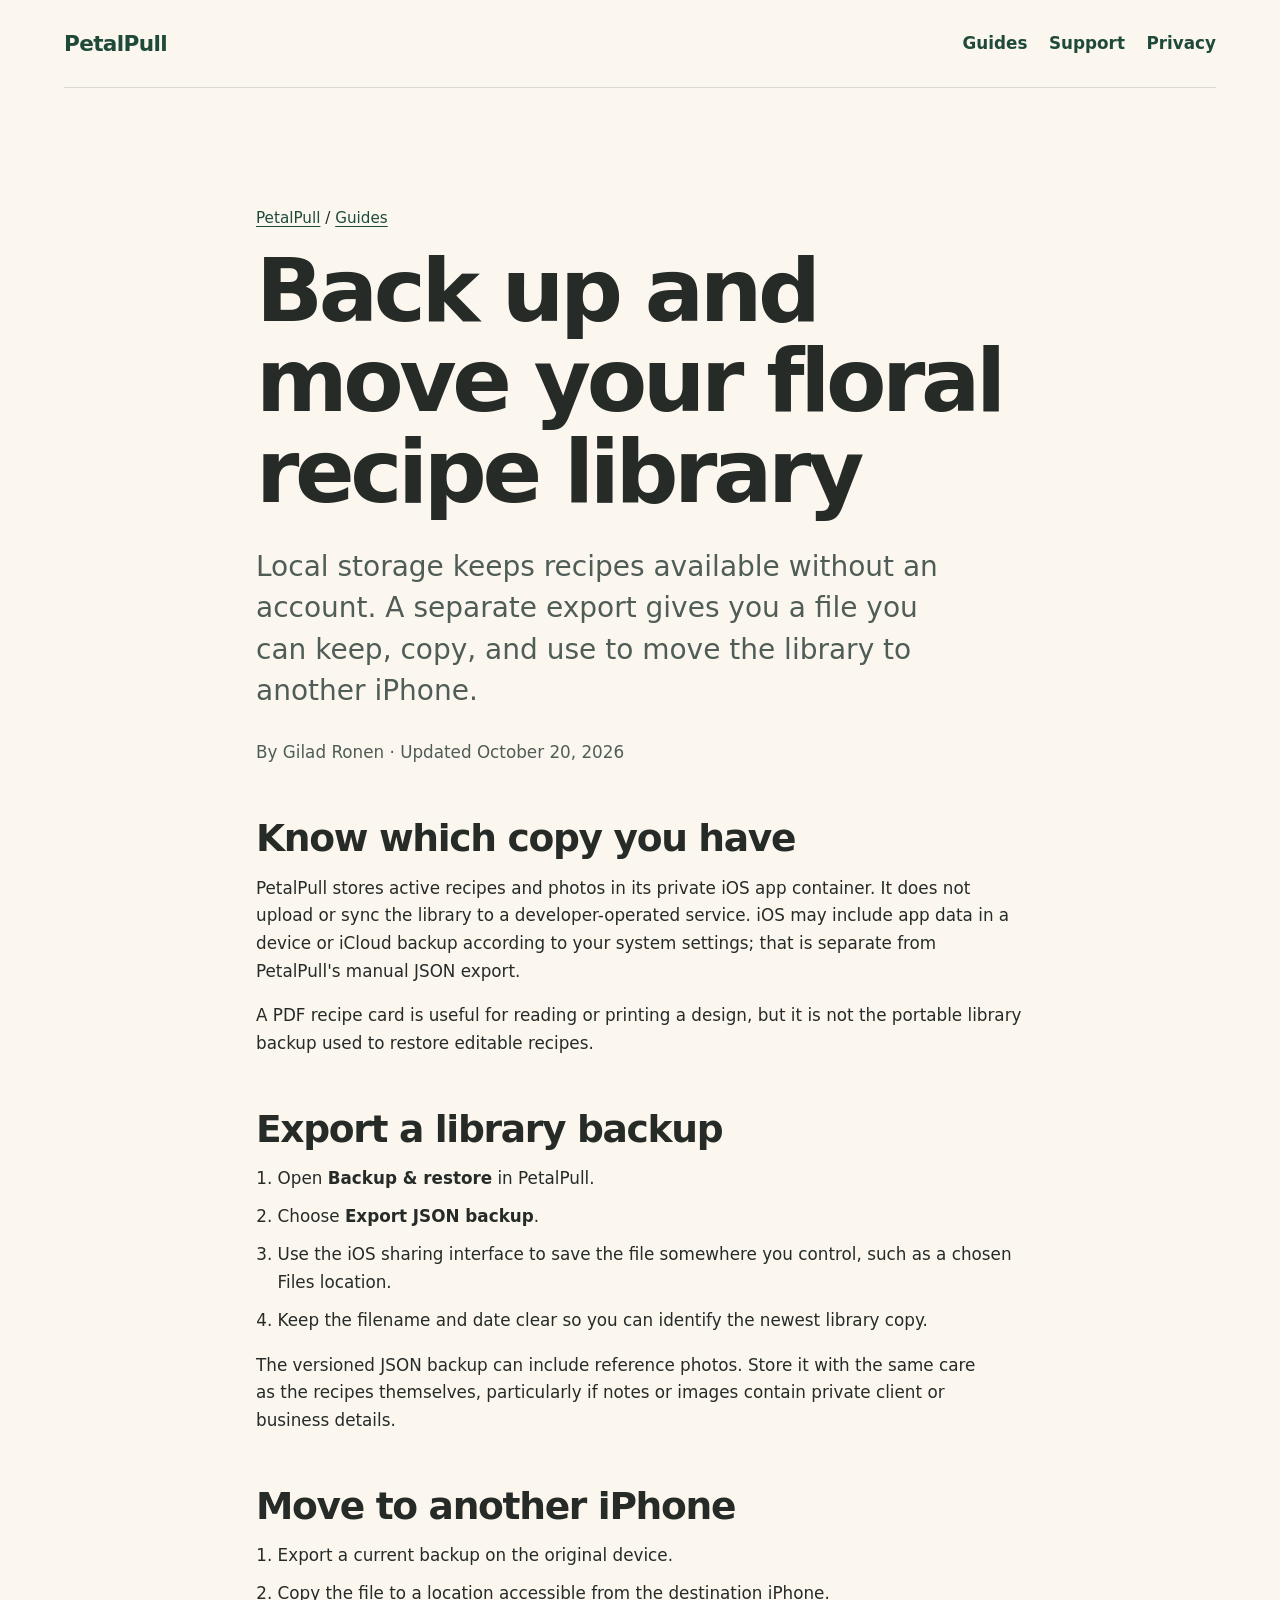
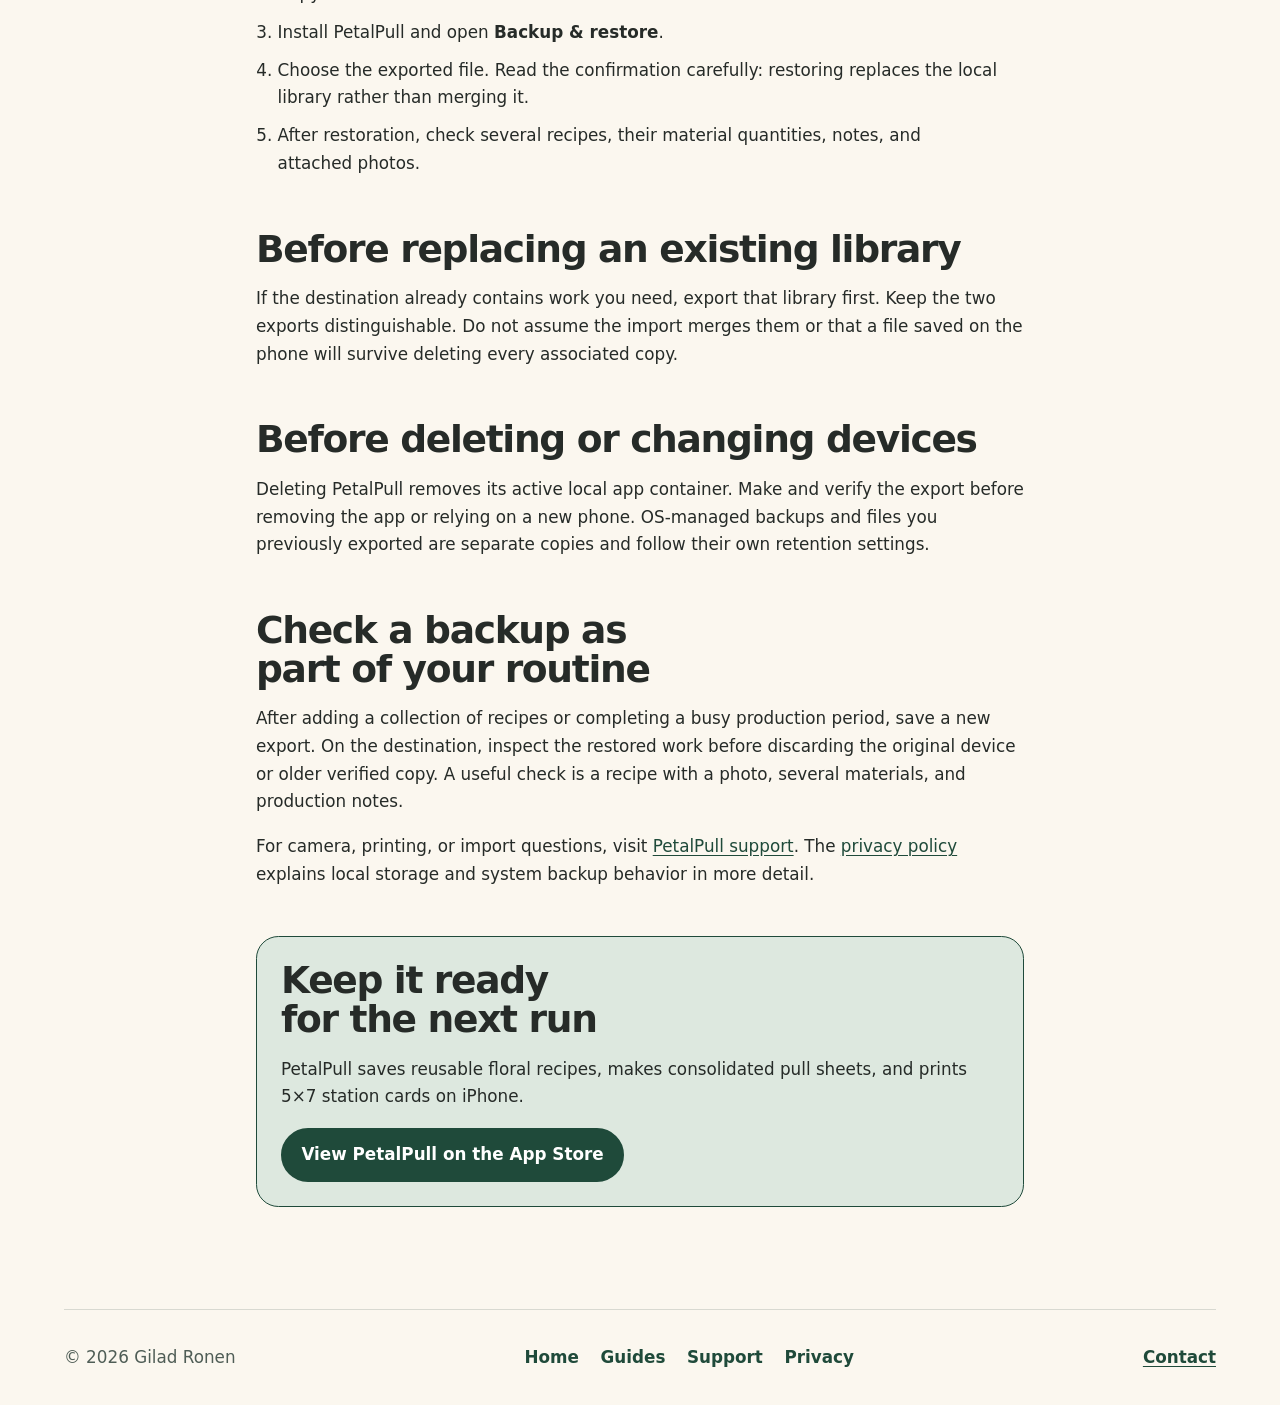
<file: backup-floral-recipes.html>
<!doctype html>
<html lang="en"><head>
<meta charset="utf-8"><meta name="viewport" content="width=device-width, initial-scale=1">
<title>Back Up &amp; Transfer Floral Recipes on iPhone | PetalPull</title>
<meta name="description" content="Export a PetalPull JSON backup, keep recipe photos with the library, and verify a transfer before replacing data on another iPhone.">
<link rel="canonical" href="https://giladr1979.github.io/petalpull/backup-floral-recipes.html">
<meta name="robots" content="index,follow,max-image-preview:large">
<meta name="author" content="Gilad Ronen">
<meta name="theme-color" content="#1f4a3a">
<meta property="og:type" content="article"><meta property="og:site_name" content="PetalPull">
<meta property="og:title" content="Back Up &amp; Transfer Floral Recipes on iPhone | PetalPull"><meta property="og:description" content="Export a PetalPull JSON backup, keep recipe photos with the library, and verify a transfer before replacing data on another iPhone."><meta property="og:url" content="https://giladr1979.github.io/petalpull/backup-floral-recipes.html">
<meta property="og:image" content="https://is1-ssl.mzstatic.com/image/thumb/Purple221/v4/0e/d2/46/0ed24621-86e0-fead-93cc-0369989cea73/AppIcon-0-0-1x_U007ephone-0-1-85-220.png/512x512bb.jpg"><meta property="og:image:alt" content="PetalPull app icon">
<meta name="twitter:card" content="summary_large_image"><meta name="twitter:title" content="Back Up &amp; Transfer Floral Recipes on iPhone | PetalPull"><meta name="twitter:description" content="Export a PetalPull JSON backup, keep recipe photos with the library, and verify a transfer before replacing data on another iPhone.">
<meta name="apple-itunes-app" content="app-id=6790680340">
<link rel="icon" href="favicon.svg" type="image/svg+xml"><link rel="stylesheet" href="styles.css">
<script type="application/ld+json">{"@context":"https://schema.org","@graph":[{"@type":"WebSite","@id":"https://giladr1979.github.io/petalpull/#website","url":"https://giladr1979.github.io/petalpull/","name":"PetalPull","inLanguage":"en"},{"@type":"Article","@id":"https://giladr1979.github.io/petalpull/backup-floral-recipes.html#page","url":"https://giladr1979.github.io/petalpull/backup-floral-recipes.html","name":"Back Up & Transfer Floral Recipes on iPhone | PetalPull","description":"Export a PetalPull JSON backup, keep recipe photos with the library, and verify a transfer before replacing data on another iPhone.","isPartOf":{"@id":"https://giladr1979.github.io/petalpull/#website"},"inLanguage":"en","dateModified":"2026-10-20","author":{"@type":"Person","name":"Gilad Ronen"}},{"@type":"BreadcrumbList","itemListElement":[{"@type":"ListItem","position":1,"name":"PetalPull","item":"https://giladr1979.github.io/petalpull/"},{"@type":"ListItem","position":2,"name":"Guides","item":"https://giladr1979.github.io/petalpull/guides.html"},{"@type":"ListItem","position":3,"name":"Back Up & Transfer Floral Recipes on iPhone","item":"https://giladr1979.github.io/petalpull/backup-floral-recipes.html"}]}]}</script>
<meta name="google-site-verification" content="F5Sdmsm7UvyeLJ_fXqEmeBqlbJ0hNNnhtqgZ2QPtwdA">
</head><body>
<a class="skip-link" href="#main">Skip to content</a>
<header class="site-header"><a class="brand" href="./" aria-label="PetalPull home">PetalPull</a><nav aria-label="Main navigation"><a href="guides.html">Guides</a><a href="support.html">Support</a><a href="privacy.html">Privacy</a></nav></header>
<main id="main" class="document"><p class="breadcrumb"><a href="./">PetalPull</a> / <a href="guides.html">Guides</a></p><h1>Back up and move your floral recipe library</h1><p class="lead">Local storage keeps recipes available without an account. A separate export gives you a file you can keep, copy, and use to move the library to another iPhone.</p><p class="quiet">By Gilad Ronen · Updated October 20, 2026</p><h2>Know which copy you have</h2><p>PetalPull stores active recipes and photos in its private iOS app container. It does not upload or sync the library to a developer-operated service. iOS may include app data in a device or iCloud backup according to your system settings; that is separate from PetalPull's manual JSON export.</p><p>A PDF recipe card is useful for reading or printing a design, but it is not the portable library backup used to restore editable recipes.</p><h2>Export a library backup</h2><ol><li>Open <strong>Backup &amp; restore</strong> in PetalPull.</li><li>Choose <strong>Export JSON backup</strong>.</li><li>Use the iOS sharing interface to save the file somewhere you control, such as a chosen Files location.</li><li>Keep the filename and date clear so you can identify the newest library copy.</li></ol><p>The versioned JSON backup can include reference photos. Store it with the same care as the recipes themselves, particularly if notes or images contain private client or business details.</p><h2>Move to another iPhone</h2><ol><li>Export a current backup on the original device.</li><li>Copy the file to a location accessible from the destination iPhone.</li><li>Install PetalPull and open <strong>Backup &amp; restore</strong>.</li><li>Choose the exported file. Read the confirmation carefully: restoring replaces the local library rather than merging it.</li><li>After restoration, check several recipes, their material quantities, notes, and attached photos.</li></ol><h2>Before replacing an existing library</h2><p>If the destination already contains work you need, export that library first. Keep the two exports distinguishable. Do not assume the import merges them or that a file saved on the phone will survive deleting every associated copy.</p><h2>Before deleting or changing devices</h2><p>Deleting PetalPull removes its active local app container. Make and verify the export before removing the app or relying on a new phone. OS-managed backups and files you previously exported are separate copies and follow their own retention settings.</p><h2>Check a backup as part of your routine</h2><p>After adding a collection of recipes or completing a busy production period, save a new export. On the destination, inspect the restored work before discarding the original device or older verified copy. A useful check is a recipe with a photo, several materials, and production notes.</p><p>For camera, printing, or import questions, visit <a href="support.html">PetalPull support</a>. The <a href="privacy.html">privacy policy</a> explains local storage and system backup behavior in more detail.</p><aside class="privacy-note"><h2>Keep it ready for the next run</h2><p>PetalPull saves reusable floral recipes, makes consolidated pull sheets, and prints 5×7 station cards on iPhone.</p><a class="button primary" href="https://apps.apple.com/app/petalpull/id6790680340">View PetalPull on the App Store</a></aside></main><footer><span>© 2026 Gilad Ronen</span><nav aria-label="Footer navigation"><a href="./">Home</a><a href="guides.html">Guides</a><a href="support.html">Support</a><a href="privacy.html">Privacy</a></nav><a href="mailto:g_ronen@yahoo.com">Contact</a></footer></body></html>
</file>
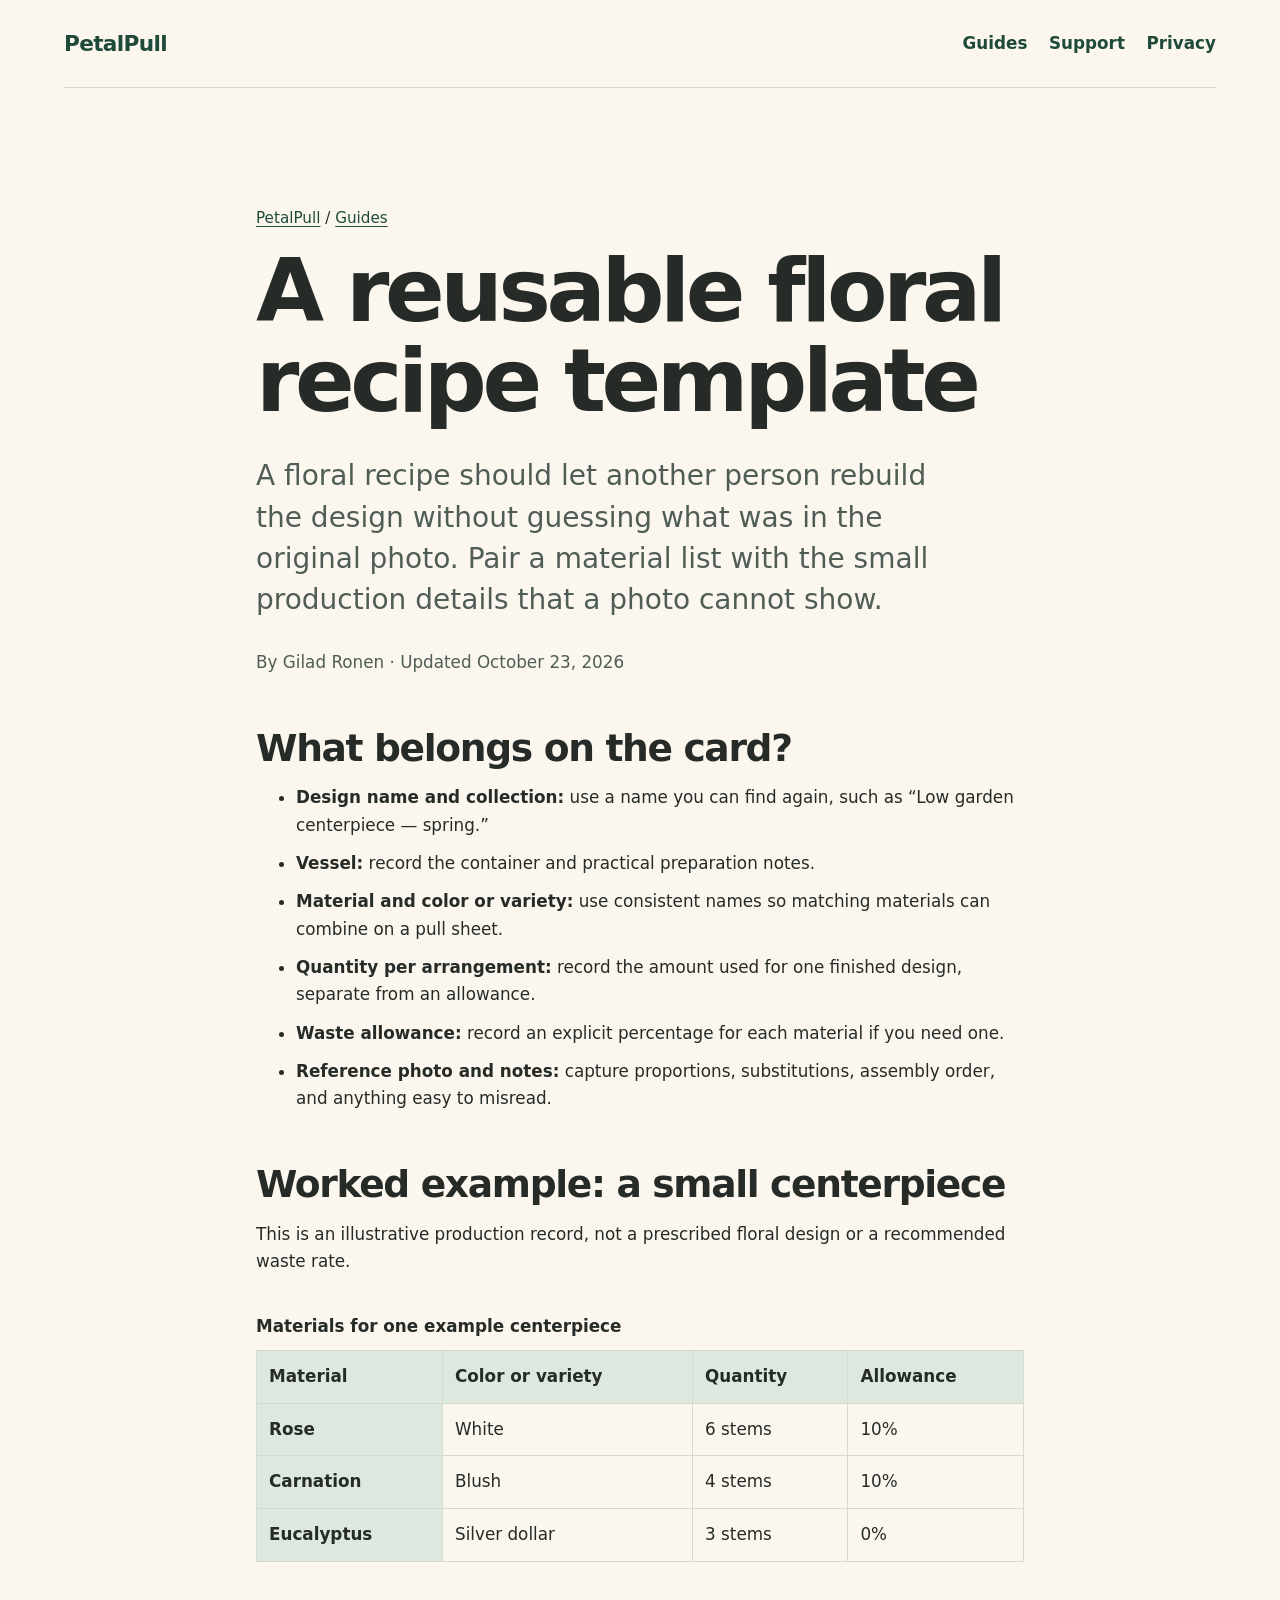
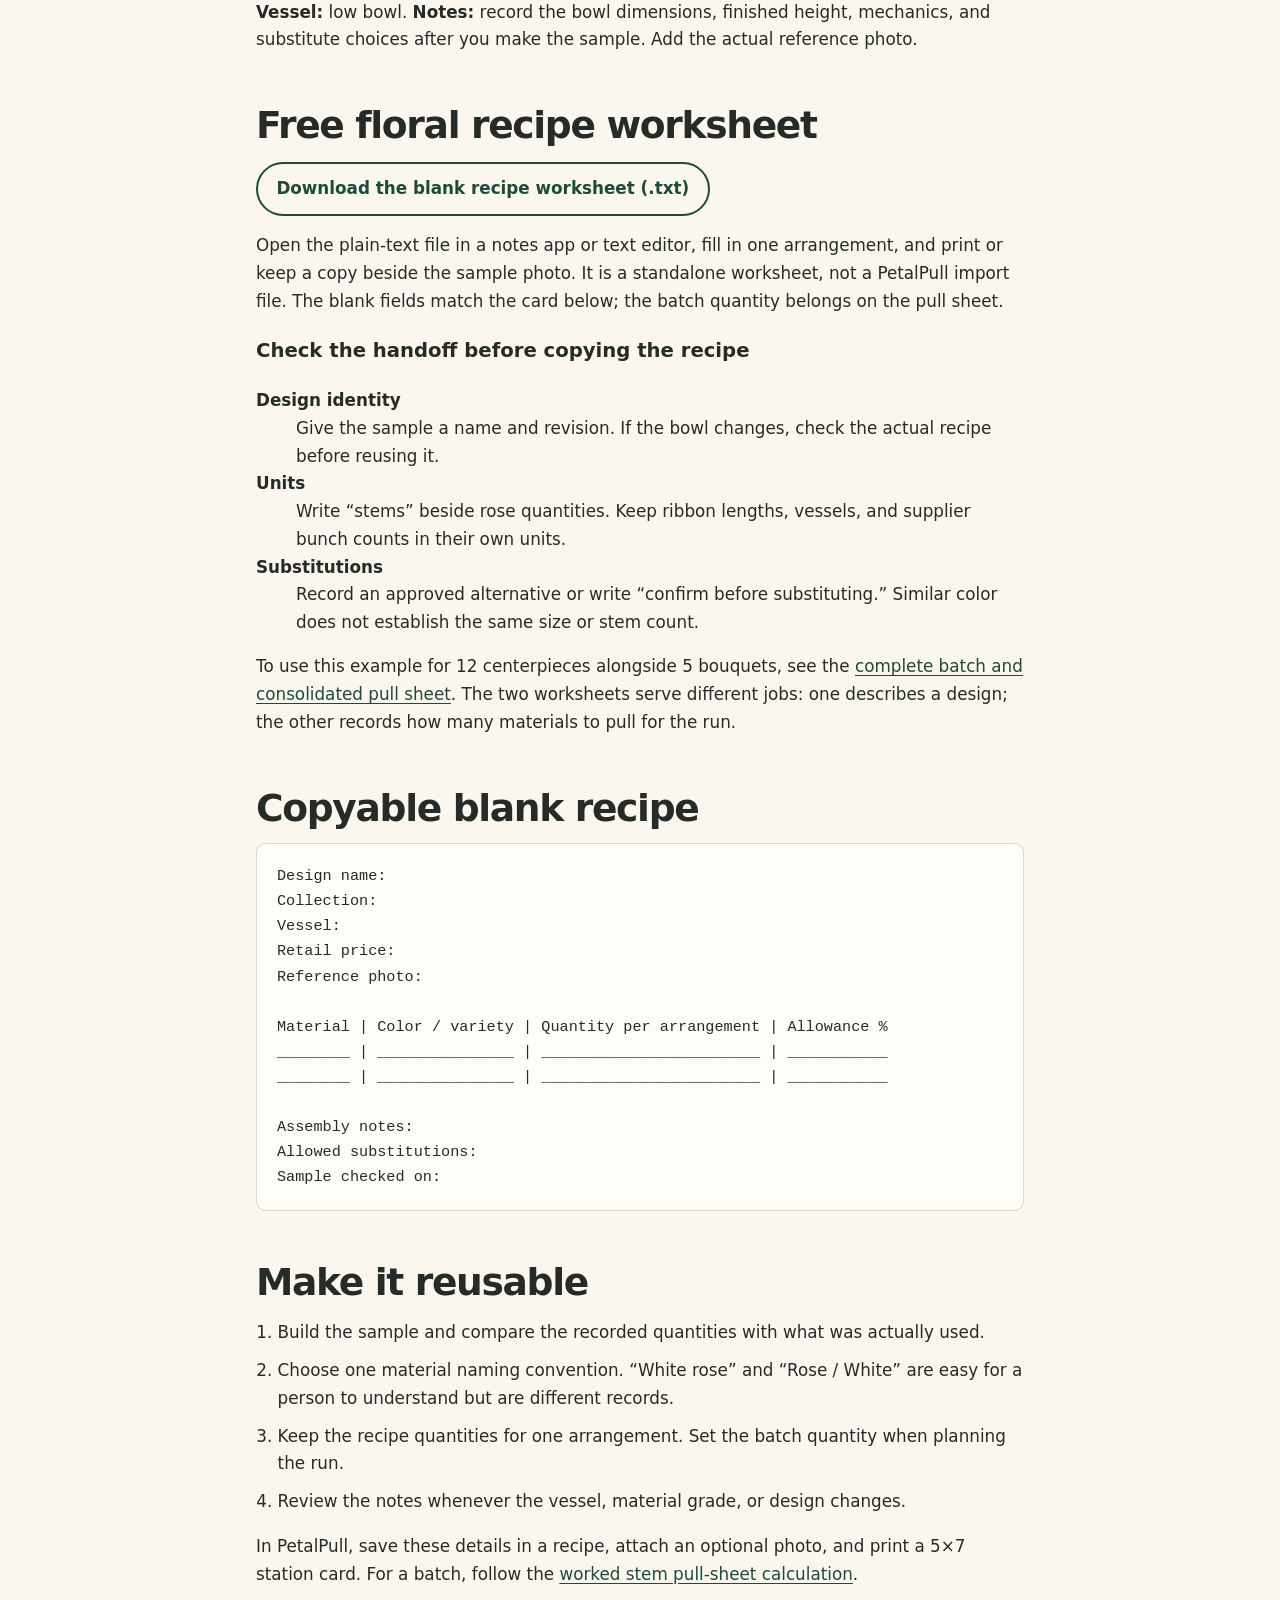
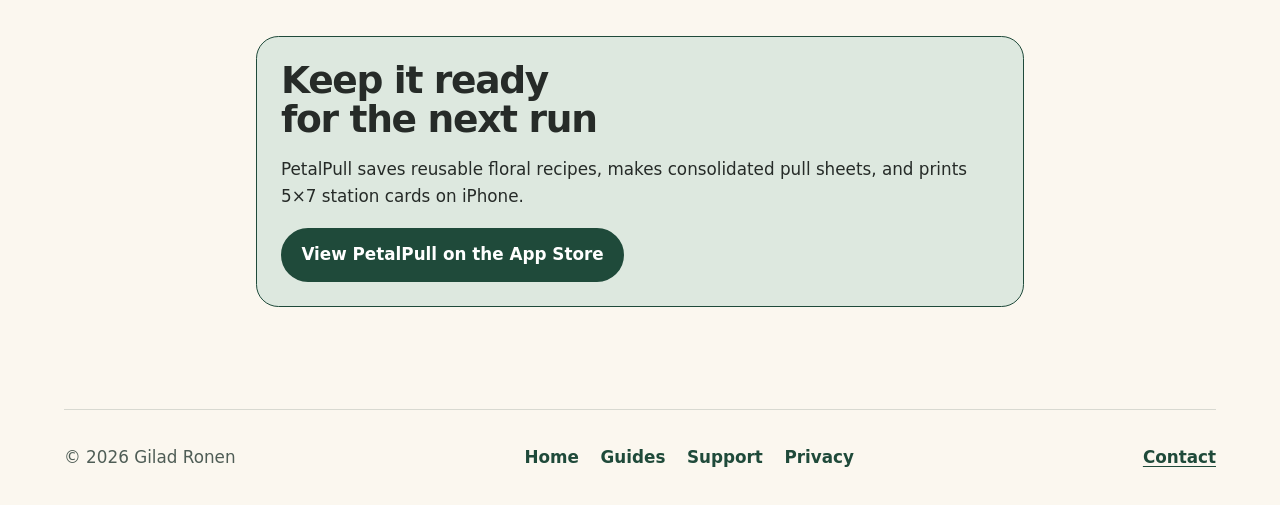
<file: floral-recipe-template.html>
<!doctype html>
<html lang="en"><head>
<meta charset="utf-8"><meta name="viewport" content="width=device-width, initial-scale=1">
<title>Floral Recipe Template with a Worked Example | PetalPull</title>
<meta name="description" content="Download a free floral recipe worksheet and use a worked centerpiece example to record stems, varieties, vessel, substitutions, and production notes.">
<link rel="canonical" href="https://giladr1979.github.io/petalpull/floral-recipe-template.html">
<meta name="robots" content="index,follow,max-image-preview:large">
<meta name="author" content="Gilad Ronen">
<meta name="theme-color" content="#1f4a3a">
<meta property="og:type" content="article"><meta property="og:site_name" content="PetalPull">
<meta property="og:title" content="Floral Recipe Template with a Worked Example | PetalPull"><meta property="og:description" content="Download a free floral recipe worksheet and use a worked centerpiece example to record stems, varieties, vessel, substitutions, and production notes."><meta property="og:url" content="https://giladr1979.github.io/petalpull/floral-recipe-template.html">
<meta property="og:image" content="https://is1-ssl.mzstatic.com/image/thumb/Purple221/v4/0e/d2/46/0ed24621-86e0-fead-93cc-0369989cea73/AppIcon-0-0-1x_U007ephone-0-1-85-220.png/512x512bb.jpg"><meta property="og:image:alt" content="PetalPull app icon">
<meta name="twitter:card" content="summary_large_image"><meta name="twitter:title" content="Floral Recipe Template with a Worked Example | PetalPull"><meta name="twitter:description" content="Download a free floral recipe worksheet and use a worked centerpiece example to record stems, varieties, vessel, substitutions, and production notes.">
<meta name="apple-itunes-app" content="app-id=6790680340">
<link rel="icon" href="favicon.svg" type="image/svg+xml"><link rel="stylesheet" href="styles.css">
<script type="application/ld+json">{"@context":"https://schema.org","@graph":[{"@type":"WebSite","@id":"https://giladr1979.github.io/petalpull/#website","url":"https://giladr1979.github.io/petalpull/","name":"PetalPull","inLanguage":"en"},{"@type":"Article","@id":"https://giladr1979.github.io/petalpull/floral-recipe-template.html#page","url":"https://giladr1979.github.io/petalpull/floral-recipe-template.html","name":"Floral Recipe Template with a Worked Example | PetalPull","description":"Download a free floral recipe worksheet and use a worked centerpiece example to record stems, varieties, vessel, substitutions, and production notes.","isPartOf":{"@id":"https://giladr1979.github.io/petalpull/#website"},"inLanguage":"en","dateModified":"2026-10-23","author":{"@type":"Person","name":"Gilad Ronen"}},{"@type":"BreadcrumbList","itemListElement":[{"@type":"ListItem","position":1,"name":"PetalPull","item":"https://giladr1979.github.io/petalpull/"},{"@type":"ListItem","position":2,"name":"Guides","item":"https://giladr1979.github.io/petalpull/guides.html"},{"@type":"ListItem","position":3,"name":"Floral Recipe Template with a Worked Example","item":"https://giladr1979.github.io/petalpull/floral-recipe-template.html"}]}]}</script>
<meta name="google-site-verification" content="F5Sdmsm7UvyeLJ_fXqEmeBqlbJ0hNNnhtqgZ2QPtwdA">
</head><body>
<a class="skip-link" href="#main">Skip to content</a>
<header class="site-header"><a class="brand" href="./" aria-label="PetalPull home">PetalPull</a><nav aria-label="Main navigation"><a href="guides.html">Guides</a><a href="support.html">Support</a><a href="privacy.html">Privacy</a></nav></header>
<main id="main" class="document"><p class="breadcrumb"><a href="./">PetalPull</a> / <a href="guides.html">Guides</a></p><h1>A reusable floral recipe template</h1><p class="lead">A floral recipe should let another person rebuild the design without guessing what was in the original photo. Pair a material list with the small production details that a photo cannot show.</p><p class="quiet">By Gilad Ronen · Updated October 23, 2026</p><h2>What belongs on the card?</h2><ul><li><strong>Design name and collection:</strong> use a name you can find again, such as “Low garden centerpiece — spring.”</li><li><strong>Vessel:</strong> record the container and practical preparation notes.</li><li><strong>Material and color or variety:</strong> use consistent names so matching materials can combine on a pull sheet.</li><li><strong>Quantity per arrangement:</strong> record the amount used for one finished design, separate from an allowance.</li><li><strong>Waste allowance:</strong> record an explicit percentage for each material if you need one.</li><li><strong>Reference photo and notes:</strong> capture proportions, substitutions, assembly order, and anything easy to misread.</li></ul><h2>Worked example: a small centerpiece</h2><p>This is an illustrative production record, not a prescribed floral design or a recommended waste rate.</p><div class="table-wrap"><table><caption>Materials for one example centerpiece</caption><thead><tr><th scope="col">Material</th><th scope="col">Color or variety</th><th scope="col">Quantity</th><th scope="col">Allowance</th></tr></thead><tbody><tr><th scope="row">Rose</th><td>White</td><td>6 stems</td><td>10%</td></tr><tr><th scope="row">Carnation</th><td>Blush</td><td>4 stems</td><td>10%</td></tr><tr><th scope="row">Eucalyptus</th><td>Silver dollar</td><td>3 stems</td><td>0%</td></tr></tbody></table></div><p><strong>Vessel:</strong> low bowl. <strong>Notes:</strong> record the bowl dimensions, finished height, mechanics, and substitute choices after you make the sample. Add the actual reference photo.</p><section id="recipe-worksheet"><h2>Free floral recipe worksheet</h2><p><a class="button secondary" href="resources/floral-recipe-worksheet.txt" download>Download the blank recipe worksheet (.txt)</a></p><p>Open the plain-text file in a notes app or text editor, fill in one arrangement, and print or keep a copy beside the sample photo. It is a standalone worksheet, not a PetalPull import file. The blank fields match the card below; the batch quantity belongs on the pull sheet.</p><h3>Check the handoff before copying the recipe</h3><dl><dt><strong>Design identity</strong></dt><dd>Give the sample a name and revision. If the bowl changes, check the actual recipe before reusing it.</dd><dt><strong>Units</strong></dt><dd>Write “stems” beside rose quantities. Keep ribbon lengths, vessels, and supplier bunch counts in their own units.</dd><dt><strong>Substitutions</strong></dt><dd>Record an approved alternative or write “confirm before substituting.” Similar color does not establish the same size or stem count.</dd></dl><p>To use this example for 12 centerpieces alongside 5 bouquets, see the <a href="stem-pull-sheet.html#batch-example">complete batch and consolidated pull sheet</a>. The two worksheets serve different jobs: one describes a design; the other records how many materials to pull for the run.</p></section><h2>Copyable blank recipe</h2><pre class="template">Design name:
Collection:
Vessel:
Retail price:
Reference photo:

Material | Color / variety | Quantity per arrangement | Allowance %
________ | _______________ | ________________________ | ___________
________ | _______________ | ________________________ | ___________

Assembly notes:
Allowed substitutions:
Sample checked on:</pre><h2>Make it reusable</h2><ol><li>Build the sample and compare the recorded quantities with what was actually used.</li><li>Choose one material naming convention. “White rose” and “Rose / White” are easy for a person to understand but are different records.</li><li>Keep the recipe quantities for one arrangement. Set the batch quantity when planning the run.</li><li>Review the notes whenever the vessel, material grade, or design changes.</li></ol><p>In PetalPull, save these details in a recipe, attach an optional photo, and print a 5×7 station card. For a batch, follow the <a href="stem-pull-sheet.html">worked stem pull-sheet calculation</a>.</p><aside class="privacy-note"><h2>Keep it ready for the next run</h2><p>PetalPull saves reusable floral recipes, makes consolidated pull sheets, and prints 5×7 station cards on iPhone.</p><a class="button primary" href="https://apps.apple.com/app/petalpull/id6790680340">View PetalPull on the App Store</a></aside></main><footer><span>© 2026 Gilad Ronen</span><nav aria-label="Footer navigation"><a href="./">Home</a><a href="guides.html">Guides</a><a href="support.html">Support</a><a href="privacy.html">Privacy</a></nav><a href="mailto:g_ronen@yahoo.com">Contact</a></footer></body></html>
</file>
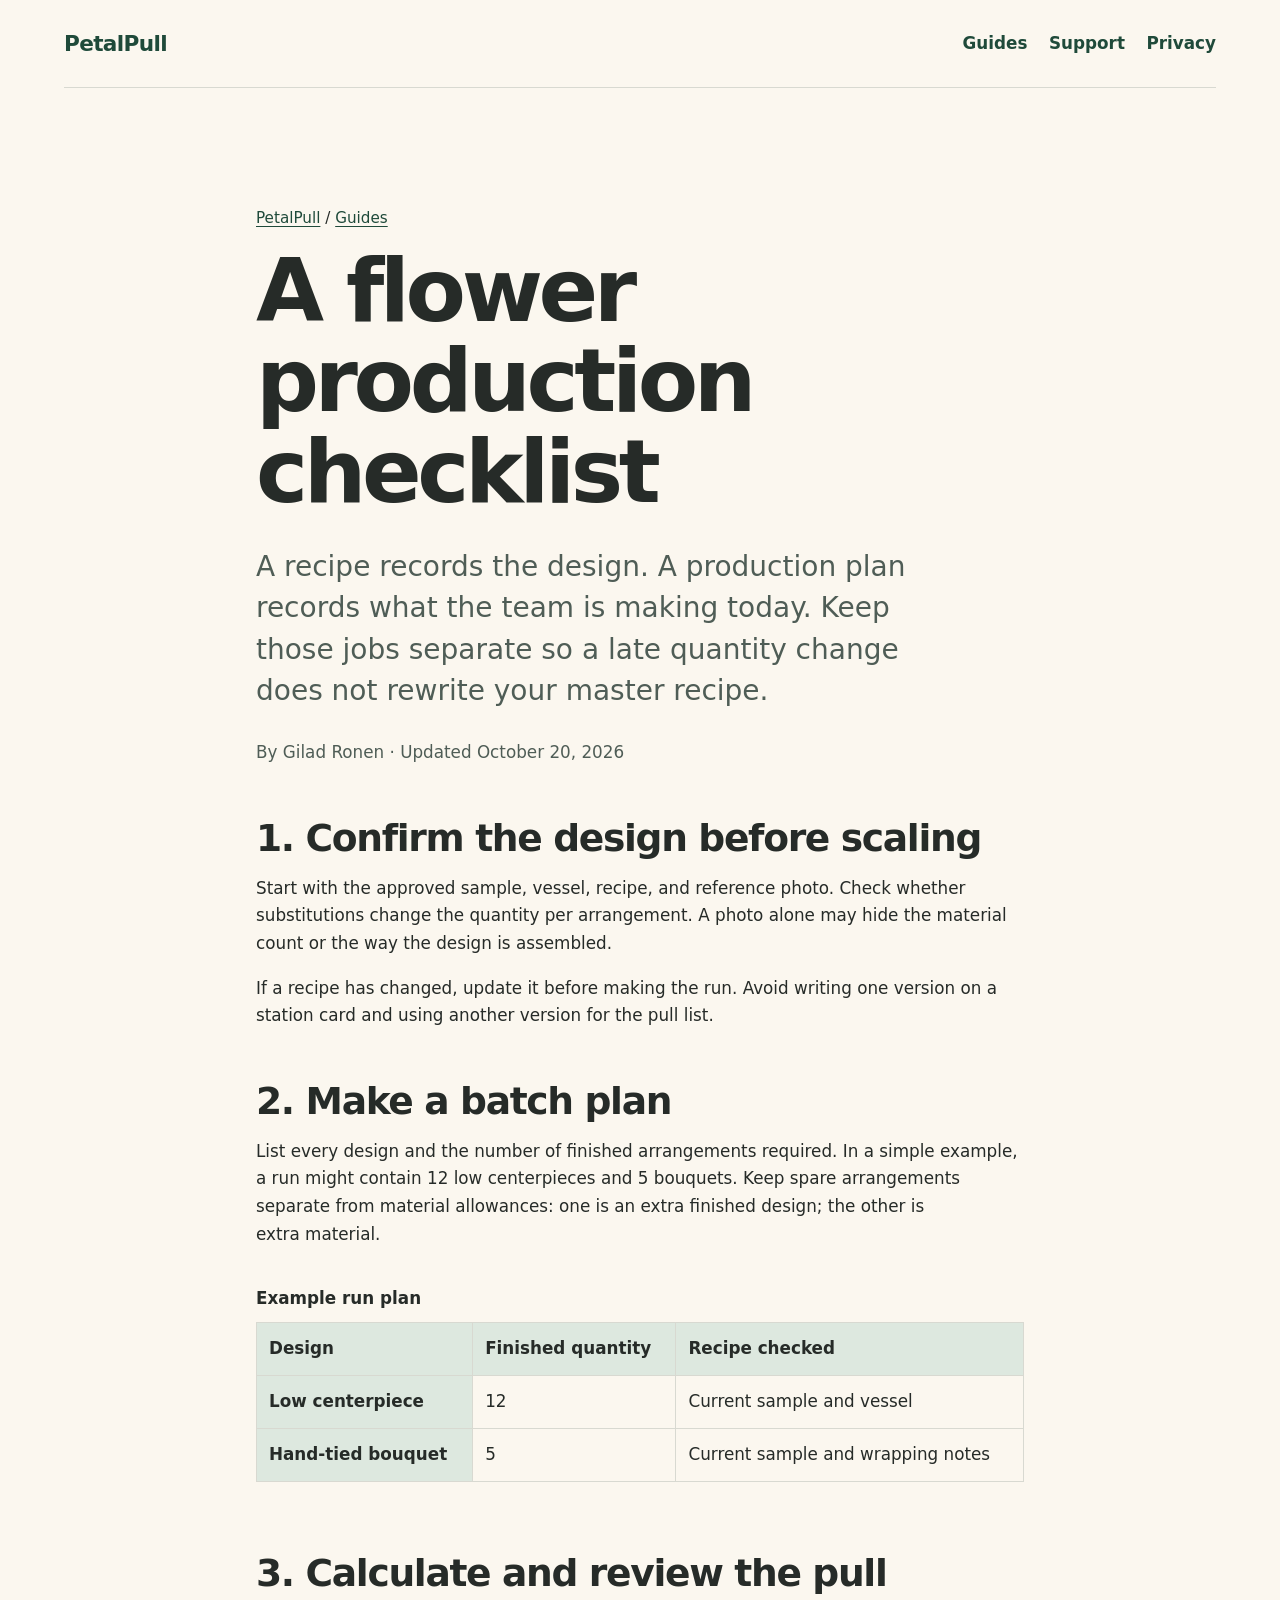
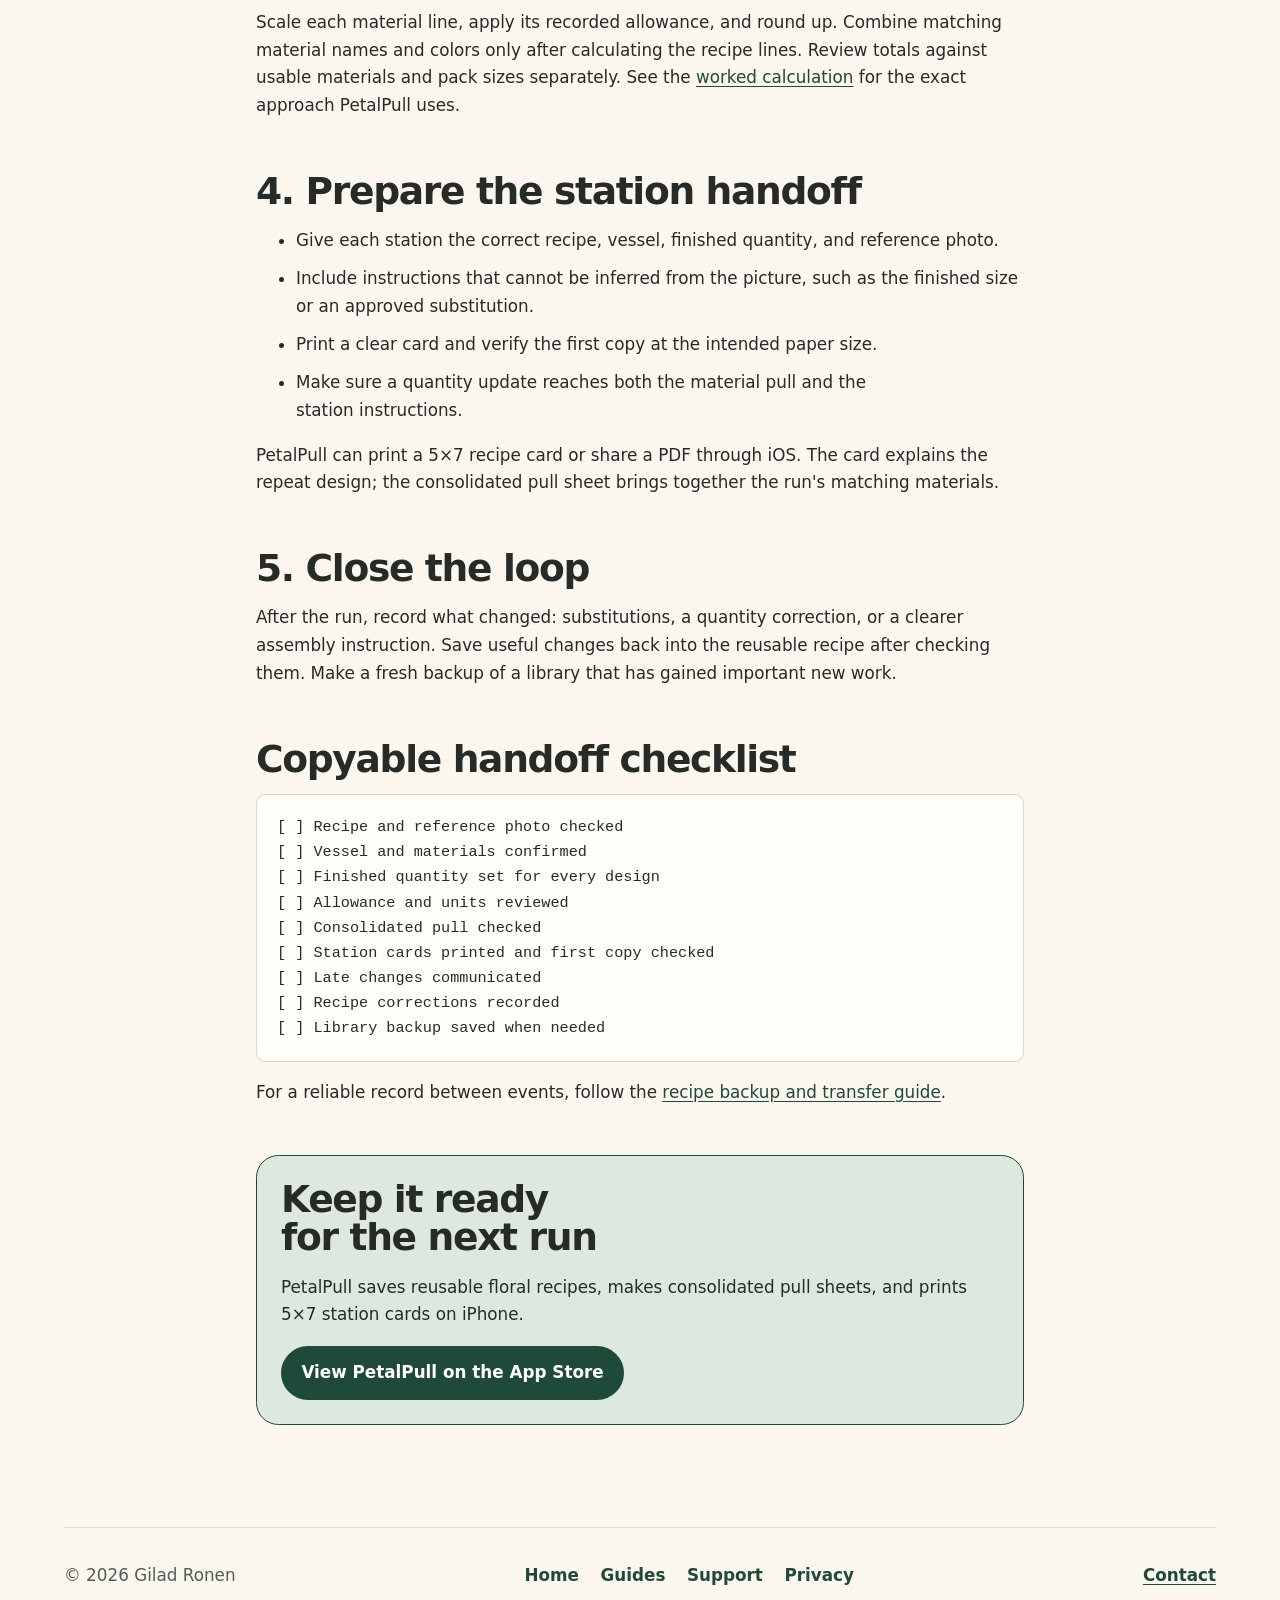
<file: flower-production-checklist.html>
<!doctype html>
<html lang="en"><head>
<meta charset="utf-8"><meta name="viewport" content="width=device-width, initial-scale=1">
<title>Flower Production Checklist for Recipe-Based Runs | PetalPull</title>
<meta name="description" content="A practical floral production checklist: confirm recipes, scale batches, consolidate stem pulls, prepare station cards, and record changes for the next run.">
<link rel="canonical" href="https://giladr1979.github.io/petalpull/flower-production-checklist.html">
<meta name="robots" content="index,follow,max-image-preview:large">
<meta name="author" content="Gilad Ronen">
<meta name="theme-color" content="#1f4a3a">
<meta property="og:type" content="article"><meta property="og:site_name" content="PetalPull">
<meta property="og:title" content="Flower Production Checklist for Recipe-Based Runs | PetalPull"><meta property="og:description" content="A practical floral production checklist: confirm recipes, scale batches, consolidate stem pulls, prepare station cards, and record changes for the next run."><meta property="og:url" content="https://giladr1979.github.io/petalpull/flower-production-checklist.html">
<meta property="og:image" content="https://is1-ssl.mzstatic.com/image/thumb/Purple221/v4/0e/d2/46/0ed24621-86e0-fead-93cc-0369989cea73/AppIcon-0-0-1x_U007ephone-0-1-85-220.png/512x512bb.jpg"><meta property="og:image:alt" content="PetalPull app icon">
<meta name="twitter:card" content="summary_large_image"><meta name="twitter:title" content="Flower Production Checklist for Recipe-Based Runs | PetalPull"><meta name="twitter:description" content="A practical floral production checklist: confirm recipes, scale batches, consolidate stem pulls, prepare station cards, and record changes for the next run.">
<meta name="apple-itunes-app" content="app-id=6790680340">
<link rel="icon" href="favicon.svg" type="image/svg+xml"><link rel="stylesheet" href="styles.css">
<script type="application/ld+json">{"@context":"https://schema.org","@graph":[{"@type":"WebSite","@id":"https://giladr1979.github.io/petalpull/#website","url":"https://giladr1979.github.io/petalpull/","name":"PetalPull","inLanguage":"en"},{"@type":"Article","@id":"https://giladr1979.github.io/petalpull/flower-production-checklist.html#page","url":"https://giladr1979.github.io/petalpull/flower-production-checklist.html","name":"Flower Production Checklist for Recipe-Based Runs | PetalPull","description":"A practical floral production checklist: confirm recipes, scale batches, consolidate stem pulls, prepare station cards, and record changes for the next run.","isPartOf":{"@id":"https://giladr1979.github.io/petalpull/#website"},"inLanguage":"en","dateModified":"2026-10-20","author":{"@type":"Person","name":"Gilad Ronen"}},{"@type":"BreadcrumbList","itemListElement":[{"@type":"ListItem","position":1,"name":"PetalPull","item":"https://giladr1979.github.io/petalpull/"},{"@type":"ListItem","position":2,"name":"Guides","item":"https://giladr1979.github.io/petalpull/guides.html"},{"@type":"ListItem","position":3,"name":"Flower Production Checklist for Recipe-Based Runs","item":"https://giladr1979.github.io/petalpull/flower-production-checklist.html"}]}]}</script>
<meta name="google-site-verification" content="F5Sdmsm7UvyeLJ_fXqEmeBqlbJ0hNNnhtqgZ2QPtwdA">
</head><body>
<a class="skip-link" href="#main">Skip to content</a>
<header class="site-header"><a class="brand" href="./" aria-label="PetalPull home">PetalPull</a><nav aria-label="Main navigation"><a href="guides.html">Guides</a><a href="support.html">Support</a><a href="privacy.html">Privacy</a></nav></header>
<main id="main" class="document"><p class="breadcrumb"><a href="./">PetalPull</a> / <a href="guides.html">Guides</a></p><h1>A flower production checklist</h1><p class="lead">A recipe records the design. A production plan records what the team is making today. Keep those jobs separate so a late quantity change does not rewrite your master recipe.</p><p class="quiet">By Gilad Ronen · Updated October 20, 2026</p><h2>1. Confirm the design before scaling</h2><p>Start with the approved sample, vessel, recipe, and reference photo. Check whether substitutions change the quantity per arrangement. A photo alone may hide the material count or the way the design is assembled.</p><p>If a recipe has changed, update it before making the run. Avoid writing one version on a station card and using another version for the pull list.</p><h2>2. Make a batch plan</h2><p>List every design and the number of finished arrangements required. In a simple example, a run might contain 12 low centerpieces and 5 bouquets. Keep spare arrangements separate from material allowances: one is an extra finished design; the other is extra material.</p><div class="table-wrap"><table><caption>Example run plan</caption><thead><tr><th scope="col">Design</th><th scope="col">Finished quantity</th><th scope="col">Recipe checked</th></tr></thead><tbody><tr><th scope="row">Low centerpiece</th><td>12</td><td>Current sample and vessel</td></tr><tr><th scope="row">Hand-tied bouquet</th><td>5</td><td>Current sample and wrapping notes</td></tr></tbody></table></div><h2>3. Calculate and review the pull</h2><p>Scale each material line, apply its recorded allowance, and round up. Combine matching material names and colors only after calculating the recipe lines. Review totals against usable materials and pack sizes separately. See the <a href="stem-pull-sheet.html">worked calculation</a> for the exact approach PetalPull uses.</p><h2>4. Prepare the station handoff</h2><ul><li>Give each station the correct recipe, vessel, finished quantity, and reference photo.</li><li>Include instructions that cannot be inferred from the picture, such as the finished size or an approved substitution.</li><li>Print a clear card and verify the first copy at the intended paper size.</li><li>Make sure a quantity update reaches both the material pull and the station instructions.</li></ul><p>PetalPull can print a 5×7 recipe card or share a PDF through iOS. The card explains the repeat design; the consolidated pull sheet brings together the run's matching materials.</p><h2>5. Close the loop</h2><p>After the run, record what changed: substitutions, a quantity correction, or a clearer assembly instruction. Save useful changes back into the reusable recipe after checking them. Make a fresh backup of a library that has gained important new work.</p><h2>Copyable handoff checklist</h2><pre class="template">[ ] Recipe and reference photo checked
[ ] Vessel and materials confirmed
[ ] Finished quantity set for every design
[ ] Allowance and units reviewed
[ ] Consolidated pull checked
[ ] Station cards printed and first copy checked
[ ] Late changes communicated
[ ] Recipe corrections recorded
[ ] Library backup saved when needed</pre><p>For a reliable record between events, follow the <a href="backup-floral-recipes.html">recipe backup and transfer guide</a>.</p><aside class="privacy-note"><h2>Keep it ready for the next run</h2><p>PetalPull saves reusable floral recipes, makes consolidated pull sheets, and prints 5×7 station cards on iPhone.</p><a class="button primary" href="https://apps.apple.com/app/petalpull/id6790680340">View PetalPull on the App Store</a></aside></main><footer><span>© 2026 Gilad Ronen</span><nav aria-label="Footer navigation"><a href="./">Home</a><a href="guides.html">Guides</a><a href="support.html">Support</a><a href="privacy.html">Privacy</a></nav><a href="mailto:g_ronen@yahoo.com">Contact</a></footer></body></html>
</file>
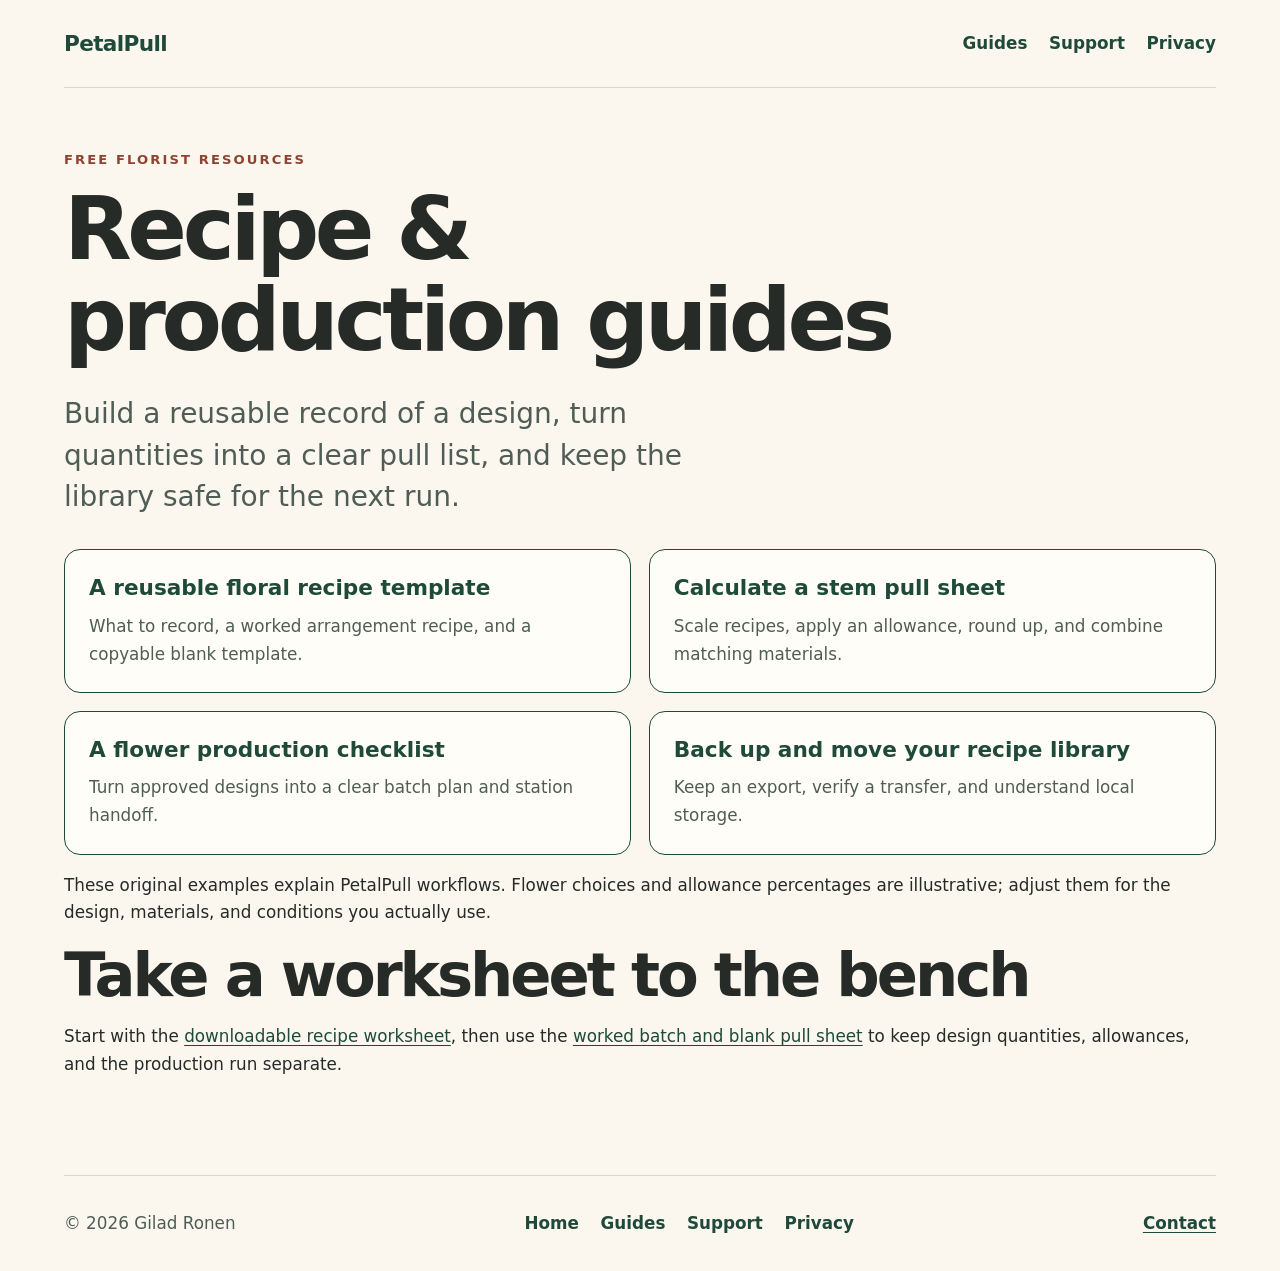
<file: guides.html>
<!doctype html>
<html lang="en"><head>
<meta charset="utf-8"><meta name="viewport" content="width=device-width, initial-scale=1">
<title>Free Floral Recipe &amp; Production Guides | PetalPull</title>
<meta name="description" content="Practical floral recipe templates, worked stem pull-sheet calculations, production checklists, and recipe backup guidance for working florists.">
<link rel="canonical" href="https://giladr1979.github.io/petalpull/guides.html">
<meta name="robots" content="index,follow,max-image-preview:large">
<meta name="author" content="Gilad Ronen">
<meta name="theme-color" content="#1f4a3a">
<meta property="og:type" content="website"><meta property="og:site_name" content="PetalPull">
<meta property="og:title" content="Free Floral Recipe &amp; Production Guides | PetalPull"><meta property="og:description" content="Practical floral recipe templates, worked stem pull-sheet calculations, production checklists, and recipe backup guidance for working florists."><meta property="og:url" content="https://giladr1979.github.io/petalpull/guides.html">
<meta property="og:image" content="https://is1-ssl.mzstatic.com/image/thumb/Purple221/v4/0e/d2/46/0ed24621-86e0-fead-93cc-0369989cea73/AppIcon-0-0-1x_U007ephone-0-1-85-220.png/512x512bb.jpg"><meta property="og:image:alt" content="PetalPull app icon">
<meta name="twitter:card" content="summary_large_image"><meta name="twitter:title" content="Free Floral Recipe &amp; Production Guides | PetalPull"><meta name="twitter:description" content="Practical floral recipe templates, worked stem pull-sheet calculations, production checklists, and recipe backup guidance for working florists.">
<meta name="apple-itunes-app" content="app-id=6790680340">
<link rel="icon" href="favicon.svg" type="image/svg+xml"><link rel="stylesheet" href="styles.css">
<script type="application/ld+json">{"@context":"https://schema.org","@graph":[{"@type":"WebSite","@id":"https://giladr1979.github.io/petalpull/#website","url":"https://giladr1979.github.io/petalpull/","name":"PetalPull","inLanguage":"en"},{"@type":"WebPage","@id":"https://giladr1979.github.io/petalpull/guides.html#page","url":"https://giladr1979.github.io/petalpull/guides.html","name":"Free Floral Recipe & Production Guides | PetalPull","description":"Practical floral recipe templates, worked stem pull-sheet calculations, production checklists, and recipe backup guidance for working florists.","isPartOf":{"@id":"https://giladr1979.github.io/petalpull/#website"},"inLanguage":"en","dateModified":"2026-10-23","author":{"@type":"Person","name":"Gilad Ronen"}}]}</script>
<meta name="google-site-verification" content="F5Sdmsm7UvyeLJ_fXqEmeBqlbJ0hNNnhtqgZ2QPtwdA">
</head><body>
<a class="skip-link" href="#main">Skip to content</a>
<header class="site-header"><a class="brand" href="./" aria-label="PetalPull home">PetalPull</a><nav aria-label="Main navigation"><a href="guides.html">Guides</a><a href="support.html">Support</a><a href="privacy.html">Privacy</a></nav></header>
<main id="main" class="guides-section"><p class="eyebrow">Free florist resources</p><h1>Recipe & production guides</h1><p class="lead">Build a reusable record of a design, turn quantities into a clear pull list, and keep the library safe for the next run.</p><div class="guide-grid"><a class="guide-card" href="floral-recipe-template.html"><h3>A reusable floral recipe template</h3><p>What to record, a worked arrangement recipe, and a copyable blank template.</p></a><a class="guide-card" href="stem-pull-sheet.html"><h3>Calculate a stem pull sheet</h3><p>Scale recipes, apply an allowance, round up, and combine matching materials.</p></a><a class="guide-card" href="flower-production-checklist.html"><h3>A flower production checklist</h3><p>Turn approved designs into a clear batch plan and station handoff.</p></a><a class="guide-card" href="backup-floral-recipes.html"><h3>Back up and move your recipe library</h3><p>Keep an export, verify a transfer, and understand local storage.</p></a></div><p>These original examples explain PetalPull workflows. Flower choices and allowance percentages are illustrative; adjust them for the design, materials, and conditions you actually use.</p><section><h2>Take a worksheet to the bench</h2><p>Start with the <a href="floral-recipe-template.html#recipe-worksheet">downloadable recipe worksheet</a>, then use the <a href="stem-pull-sheet.html#batch-example">worked batch and blank pull sheet</a> to keep design quantities, allowances, and the production run separate.</p></section></main><footer><span>© 2026 Gilad Ronen</span><nav aria-label="Footer navigation"><a href="./">Home</a><a href="guides.html">Guides</a><a href="support.html">Support</a><a href="privacy.html">Privacy</a></nav><a href="mailto:g_ronen@yahoo.com">Contact</a></footer></body></html>
</file>
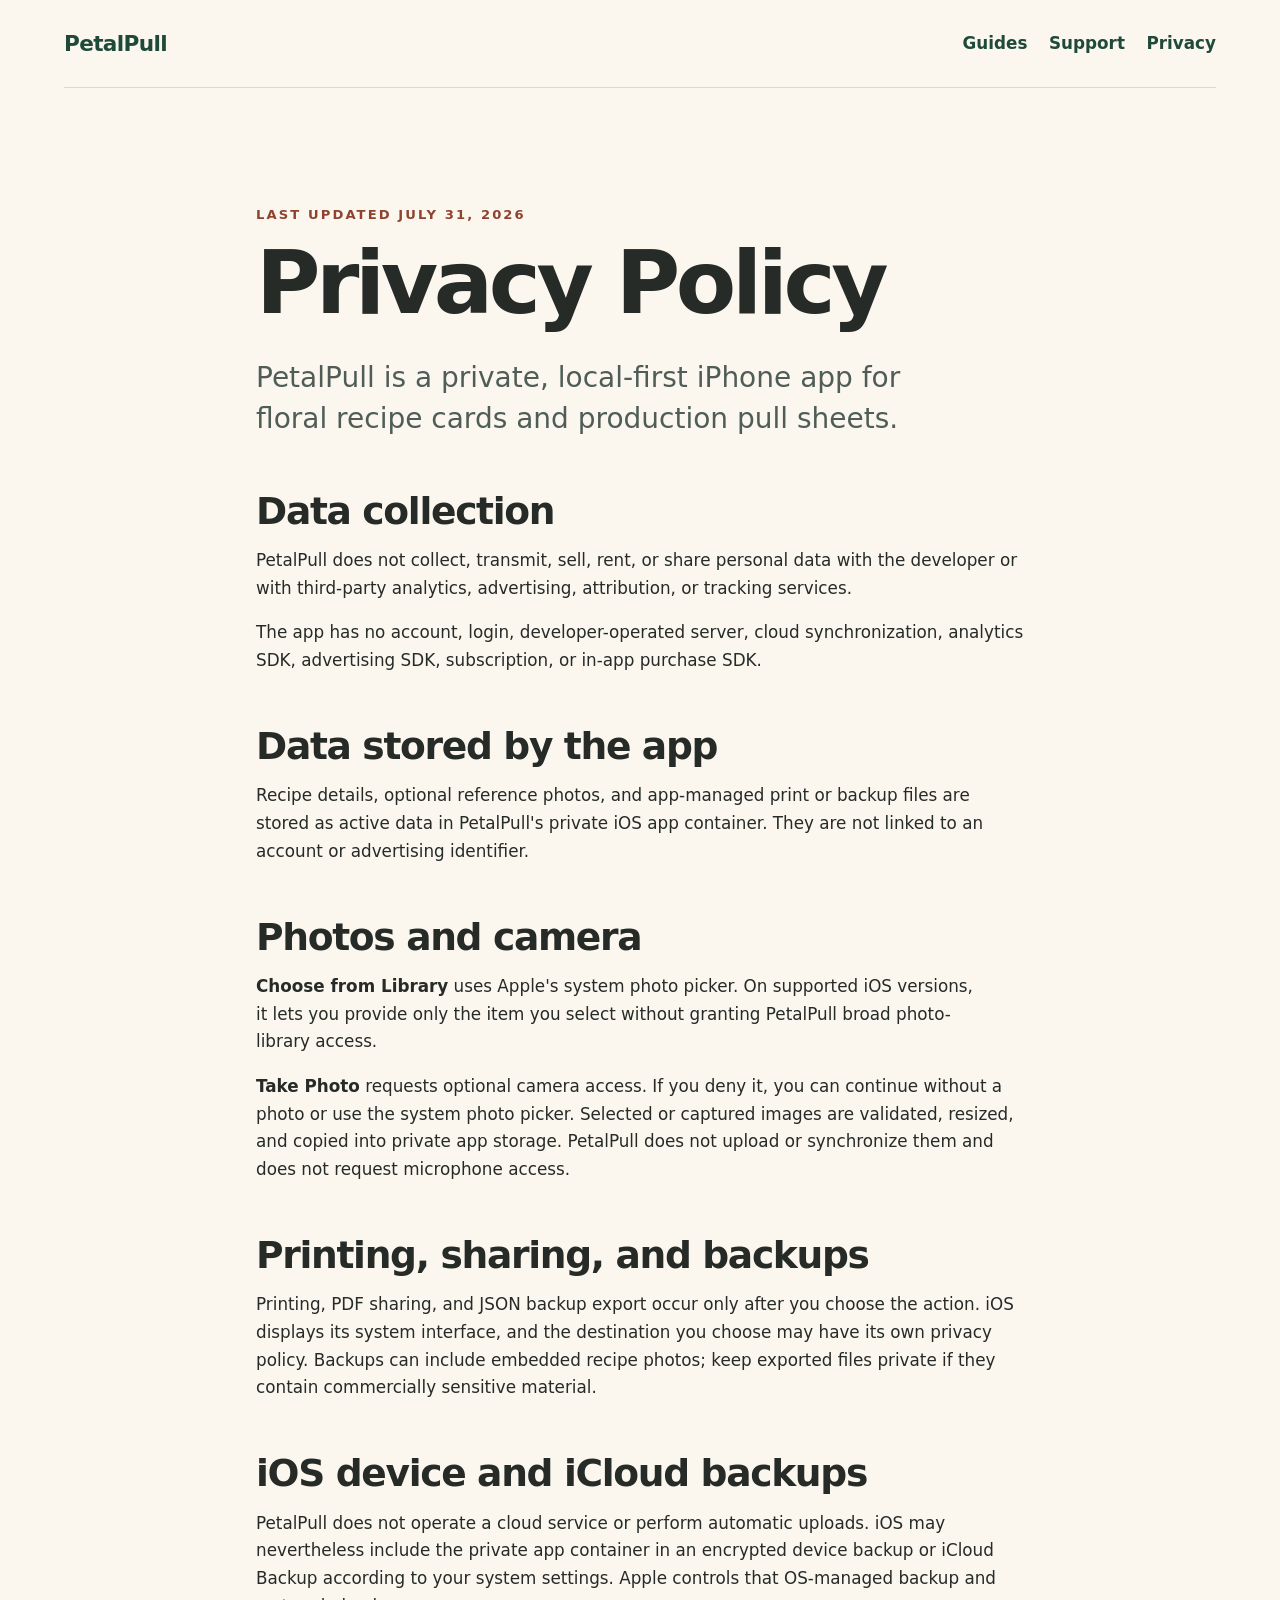
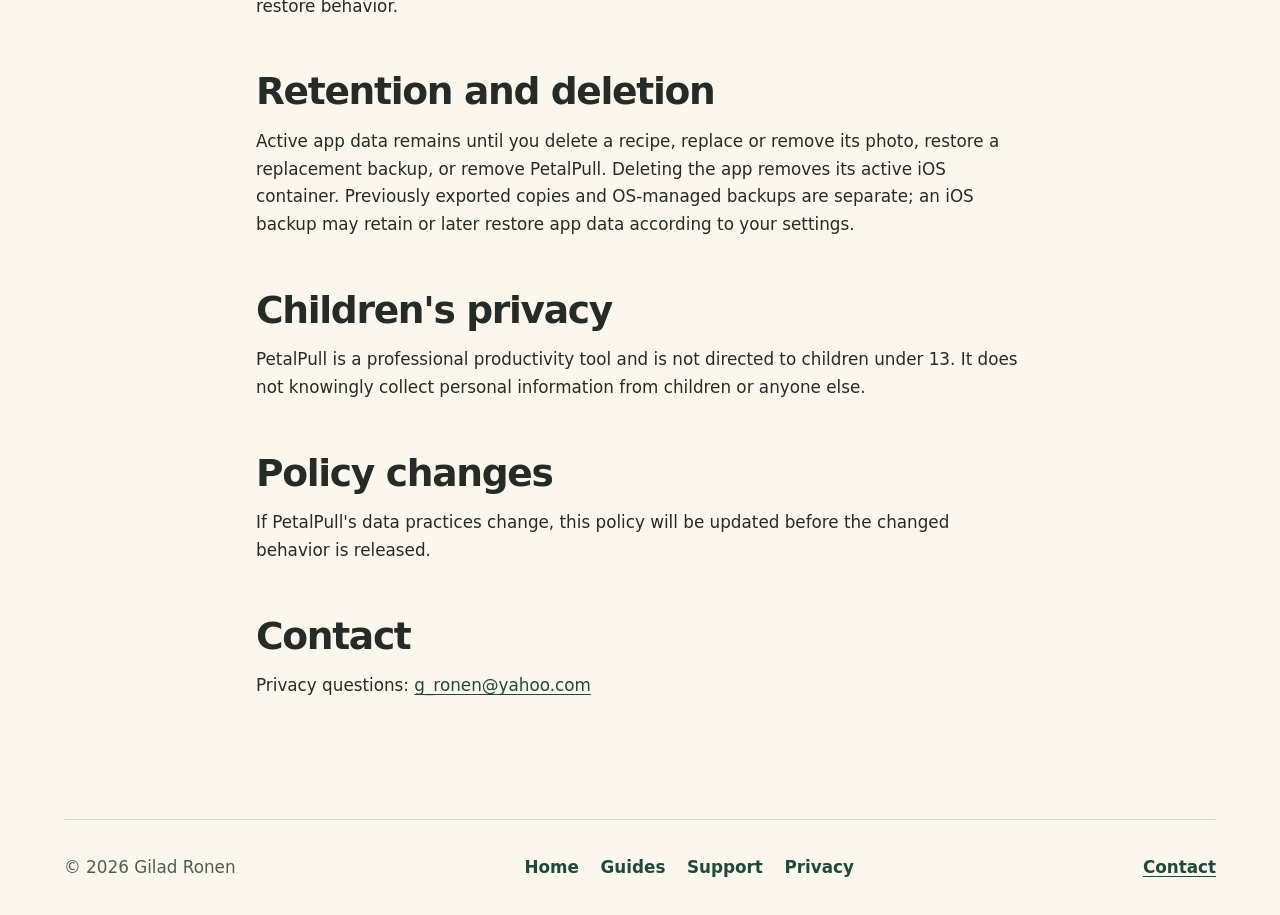
<file: privacy.html>
<!doctype html>
<html lang="en"><head>
<meta charset="utf-8"><meta name="viewport" content="width=device-width, initial-scale=1">
<title>PetalPull Privacy Policy | Local iPhone Recipe Storage</title>
<meta name="description" content="Read how PetalPull keeps recipes and photos in local iPhone app storage, with no developer data collection, account, tracking, or cloud sync.">
<link rel="canonical" href="https://giladr1979.github.io/petalpull/privacy.html">
<meta name="robots" content="index,follow,max-image-preview:large">
<meta name="author" content="Gilad Ronen">
<meta name="theme-color" content="#1f4a3a">
<meta property="og:type" content="website"><meta property="og:site_name" content="PetalPull">
<meta property="og:title" content="PetalPull Privacy Policy | Local iPhone Recipe Storage"><meta property="og:description" content="Read how PetalPull keeps recipes and photos in local iPhone app storage, with no developer data collection, account, tracking, or cloud sync."><meta property="og:url" content="https://giladr1979.github.io/petalpull/privacy.html">
<meta property="og:image" content="https://is1-ssl.mzstatic.com/image/thumb/Purple221/v4/0e/d2/46/0ed24621-86e0-fead-93cc-0369989cea73/AppIcon-0-0-1x_U007ephone-0-1-85-220.png/512x512bb.jpg"><meta property="og:image:alt" content="PetalPull app icon">
<meta name="twitter:card" content="summary_large_image"><meta name="twitter:title" content="PetalPull Privacy Policy | Local iPhone Recipe Storage"><meta name="twitter:description" content="Read how PetalPull keeps recipes and photos in local iPhone app storage, with no developer data collection, account, tracking, or cloud sync.">
<meta name="apple-itunes-app" content="app-id=6790680340">
<link rel="icon" href="favicon.svg" type="image/svg+xml"><link rel="stylesheet" href="styles.css">
<script type="application/ld+json">{"@context":"https://schema.org","@graph":[{"@type":"WebSite","@id":"https://giladr1979.github.io/petalpull/#website","url":"https://giladr1979.github.io/petalpull/","name":"PetalPull","inLanguage":"en"},{"@type":"WebPage","@id":"https://giladr1979.github.io/petalpull/privacy.html#page","url":"https://giladr1979.github.io/petalpull/privacy.html","name":"PetalPull Privacy Policy | Local iPhone Recipe Storage","description":"Read how PetalPull keeps recipes and photos in local iPhone app storage, with no developer data collection, account, tracking, or cloud sync.","isPartOf":{"@id":"https://giladr1979.github.io/petalpull/#website"},"inLanguage":"en","dateModified":"2026-10-20","author":{"@type":"Person","name":"Gilad Ronen"}}]}</script>
<meta name="google-site-verification" content="F5Sdmsm7UvyeLJ_fXqEmeBqlbJ0hNNnhtqgZ2QPtwdA">
</head><body>
<a class="skip-link" href="#main">Skip to content</a>
<header class="site-header"><a class="brand" href="./" aria-label="PetalPull home">PetalPull</a><nav aria-label="Main navigation"><a href="guides.html">Guides</a><a href="support.html">Support</a><a href="privacy.html">Privacy</a></nav></header>
  <main id="main" class="document">
    <p class="eyebrow">Last updated July 31, 2026</p>
    <h1>Privacy Policy</h1>
    <p class="lead">PetalPull is a private, local-first iPhone app for floral recipe cards and production pull sheets.</p>

    <h2>Data collection</h2>
    <p>PetalPull does not collect, transmit, sell, rent, or share personal data with the developer or with third-party analytics, advertising, attribution, or tracking services.</p>
    <p>The app has no account, login, developer-operated server, cloud synchronization, analytics SDK, advertising SDK, subscription, or in-app purchase SDK.</p>

    <h2>Data stored by the app</h2>
    <p>Recipe details, optional reference photos, and app-managed print or backup files are stored as active data in PetalPull's private iOS app container. They are not linked to an account or advertising identifier.</p>

    <h2>Photos and camera</h2>
    <p><strong>Choose from Library</strong> uses Apple's system photo picker. On supported iOS versions, it lets you provide only the item you select without granting PetalPull broad photo-library access.</p>
    <p><strong>Take Photo</strong> requests optional camera access. If you deny it, you can continue without a photo or use the system photo picker. Selected or captured images are validated, resized, and copied into private app storage. PetalPull does not upload or synchronize them and does not request microphone access.</p>

    <h2>Printing, sharing, and backups</h2>
    <p>Printing, PDF sharing, and JSON backup export occur only after you choose the action. iOS displays its system interface, and the destination you choose may have its own privacy policy. Backups can include embedded recipe photos; keep exported files private if they contain commercially sensitive material.</p>

    <h2>iOS device and iCloud backups</h2>
    <p>PetalPull does not operate a cloud service or perform automatic uploads. iOS may nevertheless include the private app container in an encrypted device backup or iCloud Backup according to your system settings. Apple controls that OS-managed backup and restore behavior.</p>

    <h2>Retention and deletion</h2>
    <p>Active app data remains until you delete a recipe, replace or remove its photo, restore a replacement backup, or remove PetalPull. Deleting the app removes its active iOS container. Previously exported copies and OS-managed backups are separate; an iOS backup may retain or later restore app data according to your settings.</p>

    <h2>Children's privacy</h2>
    <p>PetalPull is a professional productivity tool and is not directed to children under 13. It does not knowingly collect personal information from children or anyone else.</p>

    <h2>Policy changes</h2>
    <p>If PetalPull's data practices change, this policy will be updated before the changed behavior is released.</p>

    <h2>Contact</h2>
    <p>Privacy questions: <a href="mailto:g_ronen@yahoo.com">g_ronen@yahoo.com</a></p>
  </main>

<footer><span>© 2026 Gilad Ronen</span><nav aria-label="Footer navigation"><a href="./">Home</a><a href="guides.html">Guides</a><a href="support.html">Support</a><a href="privacy.html">Privacy</a></nav><a href="mailto:g_ronen@yahoo.com">Contact</a></footer></body></html>
</file>
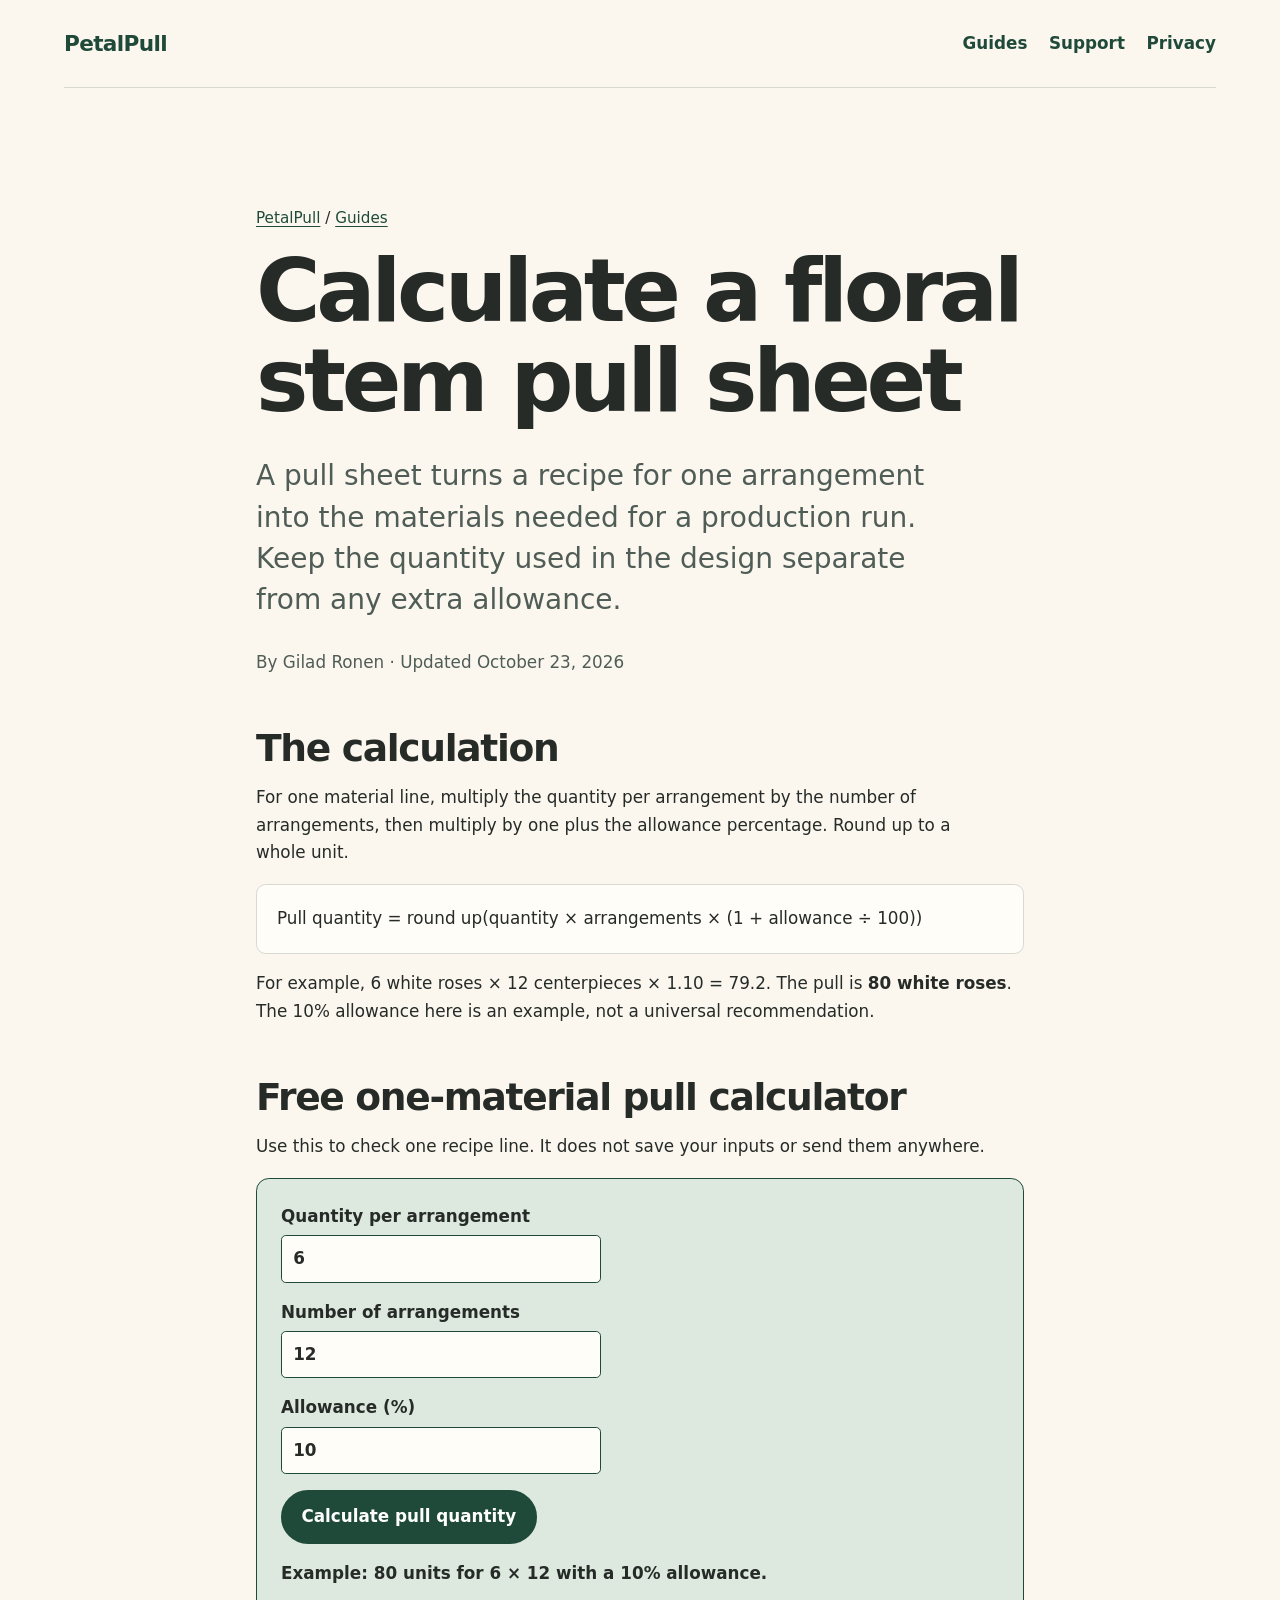
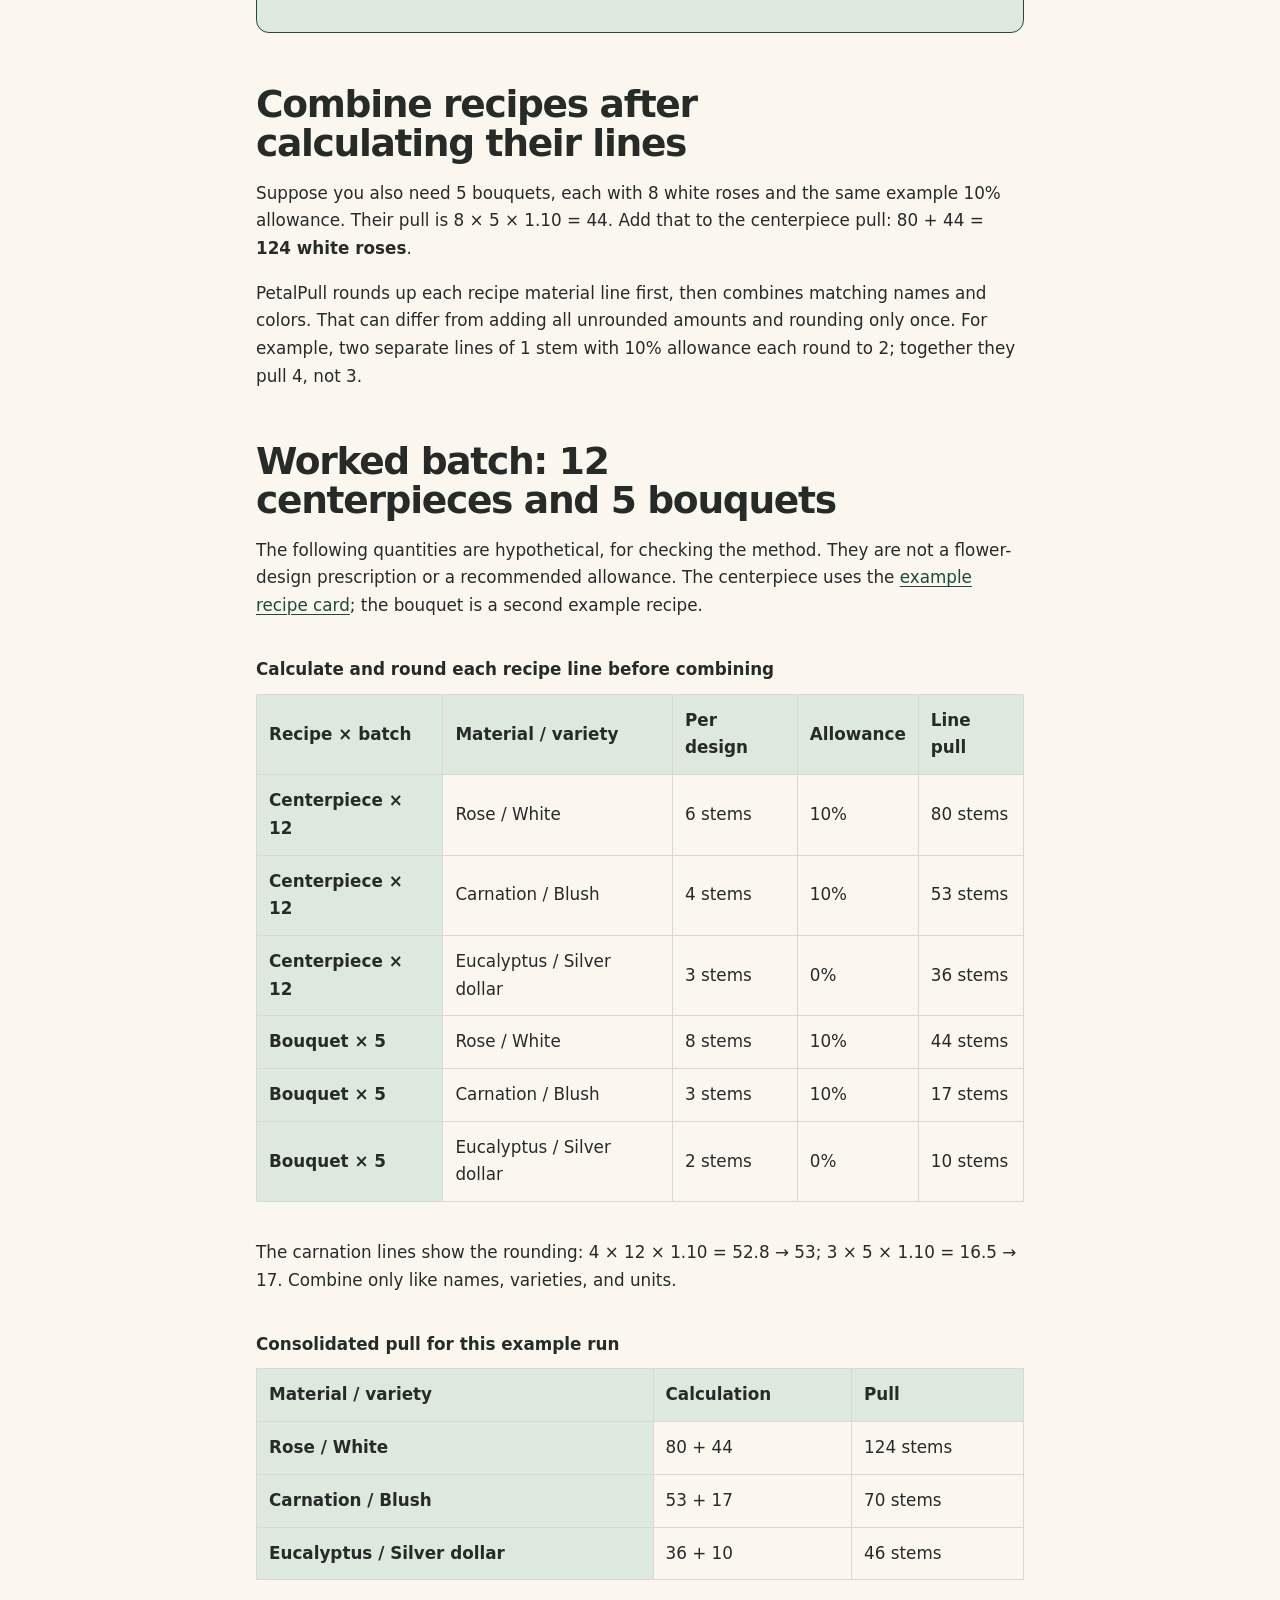
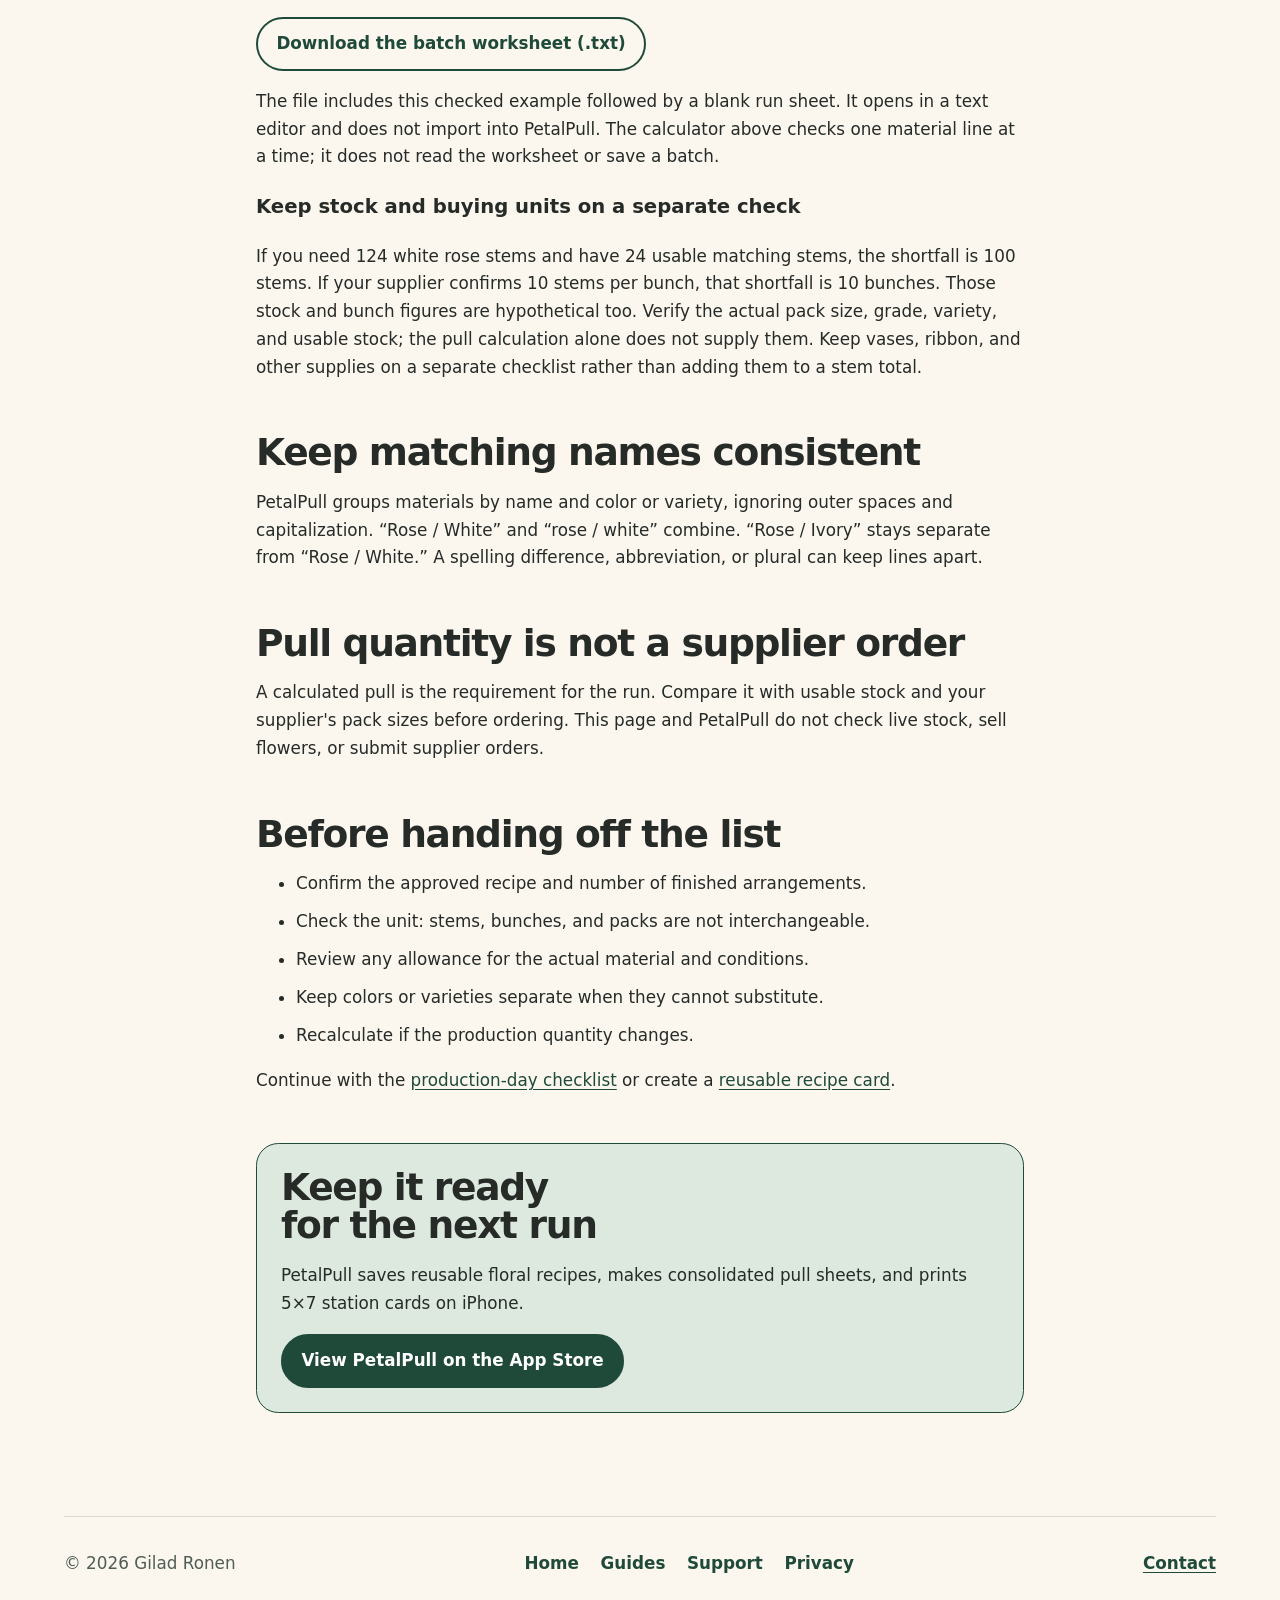
<file: stem-pull-sheet.html>
<!doctype html>
<html lang="en"><head>
<meta charset="utf-8"><meta name="viewport" content="width=device-width, initial-scale=1">
<title>How to Calculate a Floral Stem Pull Sheet | PetalPull</title>
<meta name="description" content="Calculate floral stem pulls with a free calculator, a two-recipe worked batch, and a downloadable worksheet. Check allowances, rounding, and combined totals.">
<link rel="canonical" href="https://giladr1979.github.io/petalpull/stem-pull-sheet.html">
<meta name="robots" content="index,follow,max-image-preview:large">
<meta name="author" content="Gilad Ronen">
<meta name="theme-color" content="#1f4a3a">
<meta property="og:type" content="article"><meta property="og:site_name" content="PetalPull">
<meta property="og:title" content="How to Calculate a Floral Stem Pull Sheet | PetalPull"><meta property="og:description" content="Calculate floral stem pulls with a free calculator, a two-recipe worked batch, and a downloadable worksheet. Check allowances, rounding, and combined totals."><meta property="og:url" content="https://giladr1979.github.io/petalpull/stem-pull-sheet.html">
<meta property="og:image" content="https://is1-ssl.mzstatic.com/image/thumb/Purple221/v4/0e/d2/46/0ed24621-86e0-fead-93cc-0369989cea73/AppIcon-0-0-1x_U007ephone-0-1-85-220.png/512x512bb.jpg"><meta property="og:image:alt" content="PetalPull app icon">
<meta name="twitter:card" content="summary_large_image"><meta name="twitter:title" content="How to Calculate a Floral Stem Pull Sheet | PetalPull"><meta name="twitter:description" content="Calculate floral stem pulls with a free calculator, a two-recipe worked batch, and a downloadable worksheet. Check allowances, rounding, and combined totals.">
<meta name="apple-itunes-app" content="app-id=6790680340">
<link rel="icon" href="favicon.svg" type="image/svg+xml"><link rel="stylesheet" href="styles.css">
<script type="application/ld+json">{"@context":"https://schema.org","@graph":[{"@type":"WebSite","@id":"https://giladr1979.github.io/petalpull/#website","url":"https://giladr1979.github.io/petalpull/","name":"PetalPull","inLanguage":"en"},{"@type":"Article","@id":"https://giladr1979.github.io/petalpull/stem-pull-sheet.html#page","url":"https://giladr1979.github.io/petalpull/stem-pull-sheet.html","name":"How to Calculate a Floral Stem Pull Sheet | PetalPull","description":"Calculate floral stem pulls with a free calculator, a two-recipe worked batch, and a downloadable worksheet. Check allowances, rounding, and combined totals.","isPartOf":{"@id":"https://giladr1979.github.io/petalpull/#website"},"inLanguage":"en","dateModified":"2026-10-23","author":{"@type":"Person","name":"Gilad Ronen"}},{"@type":"BreadcrumbList","itemListElement":[{"@type":"ListItem","position":1,"name":"PetalPull","item":"https://giladr1979.github.io/petalpull/"},{"@type":"ListItem","position":2,"name":"Guides","item":"https://giladr1979.github.io/petalpull/guides.html"},{"@type":"ListItem","position":3,"name":"How to Calculate a Floral Stem Pull Sheet","item":"https://giladr1979.github.io/petalpull/stem-pull-sheet.html"}]}]}</script>
<meta name="google-site-verification" content="F5Sdmsm7UvyeLJ_fXqEmeBqlbJ0hNNnhtqgZ2QPtwdA">
</head><body>
<a class="skip-link" href="#main">Skip to content</a>
<header class="site-header"><a class="brand" href="./" aria-label="PetalPull home">PetalPull</a><nav aria-label="Main navigation"><a href="guides.html">Guides</a><a href="support.html">Support</a><a href="privacy.html">Privacy</a></nav></header>
<main id="main" class="document"><p class="breadcrumb"><a href="./">PetalPull</a> / <a href="guides.html">Guides</a></p><h1>Calculate a floral stem pull sheet</h1><p class="lead">A pull sheet turns a recipe for one arrangement into the materials needed for a production run. Keep the quantity used in the design separate from any extra allowance.</p><p class="quiet">By Gilad Ronen · Updated October 23, 2026</p><h2>The calculation</h2><p>For one material line, multiply the quantity per arrangement by the number of arrangements, then multiply by one plus the allowance percentage. Round up to a whole unit.</p><p class="formula">Pull quantity = round up(quantity × arrangements × (1 + allowance ÷ 100))</p><p>For example, 6 white roses × 12 centerpieces × 1.10 = 79.2. The pull is <strong>80 white roses</strong>. The 10% allowance here is an example, not a universal recommendation.</p><h2>Free one-material pull calculator</h2><p>Use this to check one recipe line. It does not save your inputs or send them anywhere.</p><form id="pull-calculator" class="calculator"><label>Quantity per arrangement<input name="quantity" type="number" min="0.001" max="10000" step="any" value="6" required></label><label>Number of arrangements<input name="arrangements" type="number" min="1" max="10000" step="1" value="12" required></label><label>Allowance (%)<input name="allowance" type="number" min="0" max="1000" step="any" value="10" required></label><button class="button primary" type="submit">Calculate pull quantity</button><output id="pull-result" aria-live="polite">Example: 80 units for 6 × 12 with a 10% allowance.</output></form><noscript><p>The interactive calculator requires JavaScript. The formula and worked examples on this page work without it.</p></noscript><h2>Combine recipes after calculating their lines</h2><p>Suppose you also need 5 bouquets, each with 8 white roses and the same example 10% allowance. Their pull is 8 × 5 × 1.10 = 44. Add that to the centerpiece pull: 80 + 44 = <strong>124 white roses</strong>.</p><p>PetalPull rounds up each recipe material line first, then combines matching names and colors. That can differ from adding all unrounded amounts and rounding only once. For example, two separate lines of 1 stem with 10% allowance each round to 2; together they pull 4, not 3.</p><section id="batch-example"><h2>Worked batch: 12 centerpieces and 5 bouquets</h2><p>The following quantities are hypothetical, for checking the method. They are not a flower-design prescription or a recommended allowance. The centerpiece uses the <a href="floral-recipe-template.html">example recipe card</a>; the bouquet is a second example recipe.</p><div class="table-wrap" tabindex="0" role="region" aria-label="Recipe line calculations"><table><caption>Calculate and round each recipe line before combining</caption><thead><tr><th scope="col">Recipe × batch</th><th scope="col">Material / variety</th><th scope="col">Per design</th><th scope="col">Allowance</th><th scope="col">Line pull</th></tr></thead><tbody><tr><th scope="row">Centerpiece × 12</th><td>Rose / White</td><td>6 stems</td><td>10%</td><td>80 stems</td></tr><tr><th scope="row">Centerpiece × 12</th><td>Carnation / Blush</td><td>4 stems</td><td>10%</td><td>53 stems</td></tr><tr><th scope="row">Centerpiece × 12</th><td>Eucalyptus / Silver dollar</td><td>3 stems</td><td>0%</td><td>36 stems</td></tr><tr><th scope="row">Bouquet × 5</th><td>Rose / White</td><td>8 stems</td><td>10%</td><td>44 stems</td></tr><tr><th scope="row">Bouquet × 5</th><td>Carnation / Blush</td><td>3 stems</td><td>10%</td><td>17 stems</td></tr><tr><th scope="row">Bouquet × 5</th><td>Eucalyptus / Silver dollar</td><td>2 stems</td><td>0%</td><td>10 stems</td></tr></tbody></table></div><p>The carnation lines show the rounding: 4 × 12 × 1.10 = 52.8 → 53; 3 × 5 × 1.10 = 16.5 → 17. Combine only like names, varieties, and units.</p><div class="table-wrap"><table><caption>Consolidated pull for this example run</caption><thead><tr><th scope="col">Material / variety</th><th scope="col">Calculation</th><th scope="col">Pull</th></tr></thead><tbody><tr><th scope="row">Rose / White</th><td>80 + 44</td><td>124 stems</td></tr><tr><th scope="row">Carnation / Blush</th><td>53 + 17</td><td>70 stems</td></tr><tr><th scope="row">Eucalyptus / Silver dollar</th><td>36 + 10</td><td>46 stems</td></tr></tbody></table></div><p><a class="button secondary" href="resources/stem-pull-worksheet.txt" download>Download the batch worksheet (.txt)</a></p><p>The file includes this checked example followed by a blank run sheet. It opens in a text editor and does not import into PetalPull. The calculator above checks one material line at a time; it does not read the worksheet or save a batch.</p><h3>Keep stock and buying units on a separate check</h3><p>If you need 124 white rose stems and have 24 usable matching stems, the shortfall is 100 stems. If your supplier confirms 10 stems per bunch, that shortfall is 10 bunches. Those stock and bunch figures are hypothetical too. Verify the actual pack size, grade, variety, and usable stock; the pull calculation alone does not supply them. Keep vases, ribbon, and other supplies on a separate checklist rather than adding them to a stem total.</p></section><h2>Keep matching names consistent</h2><p>PetalPull groups materials by name and color or variety, ignoring outer spaces and capitalization. “Rose / White” and “rose / white” combine. “Rose / Ivory” stays separate from “Rose / White.” A spelling difference, abbreviation, or plural can keep lines apart.</p><h2>Pull quantity is not a supplier order</h2><p>A calculated pull is the requirement for the run. Compare it with usable stock and your supplier's pack sizes before ordering. This page and PetalPull do not check live stock, sell flowers, or submit supplier orders.</p><h2>Before handing off the list</h2><ul><li>Confirm the approved recipe and number of finished arrangements.</li><li>Check the unit: stems, bunches, and packs are not interchangeable.</li><li>Review any allowance for the actual material and conditions.</li><li>Keep colors or varieties separate when they cannot substitute.</li><li>Recalculate if the production quantity changes.</li></ul><p>Continue with the <a href="flower-production-checklist.html">production-day checklist</a> or create a <a href="floral-recipe-template.html">reusable recipe card</a>.</p><script src="pull-calculator.js" defer></script><aside class="privacy-note"><h2>Keep it ready for the next run</h2><p>PetalPull saves reusable floral recipes, makes consolidated pull sheets, and prints 5×7 station cards on iPhone.</p><a class="button primary" href="https://apps.apple.com/app/petalpull/id6790680340">View PetalPull on the App Store</a></aside></main><footer><span>© 2026 Gilad Ronen</span><nav aria-label="Footer navigation"><a href="./">Home</a><a href="guides.html">Guides</a><a href="support.html">Support</a><a href="privacy.html">Privacy</a></nav><a href="mailto:g_ronen@yahoo.com">Contact</a></footer></body></html>
</file>
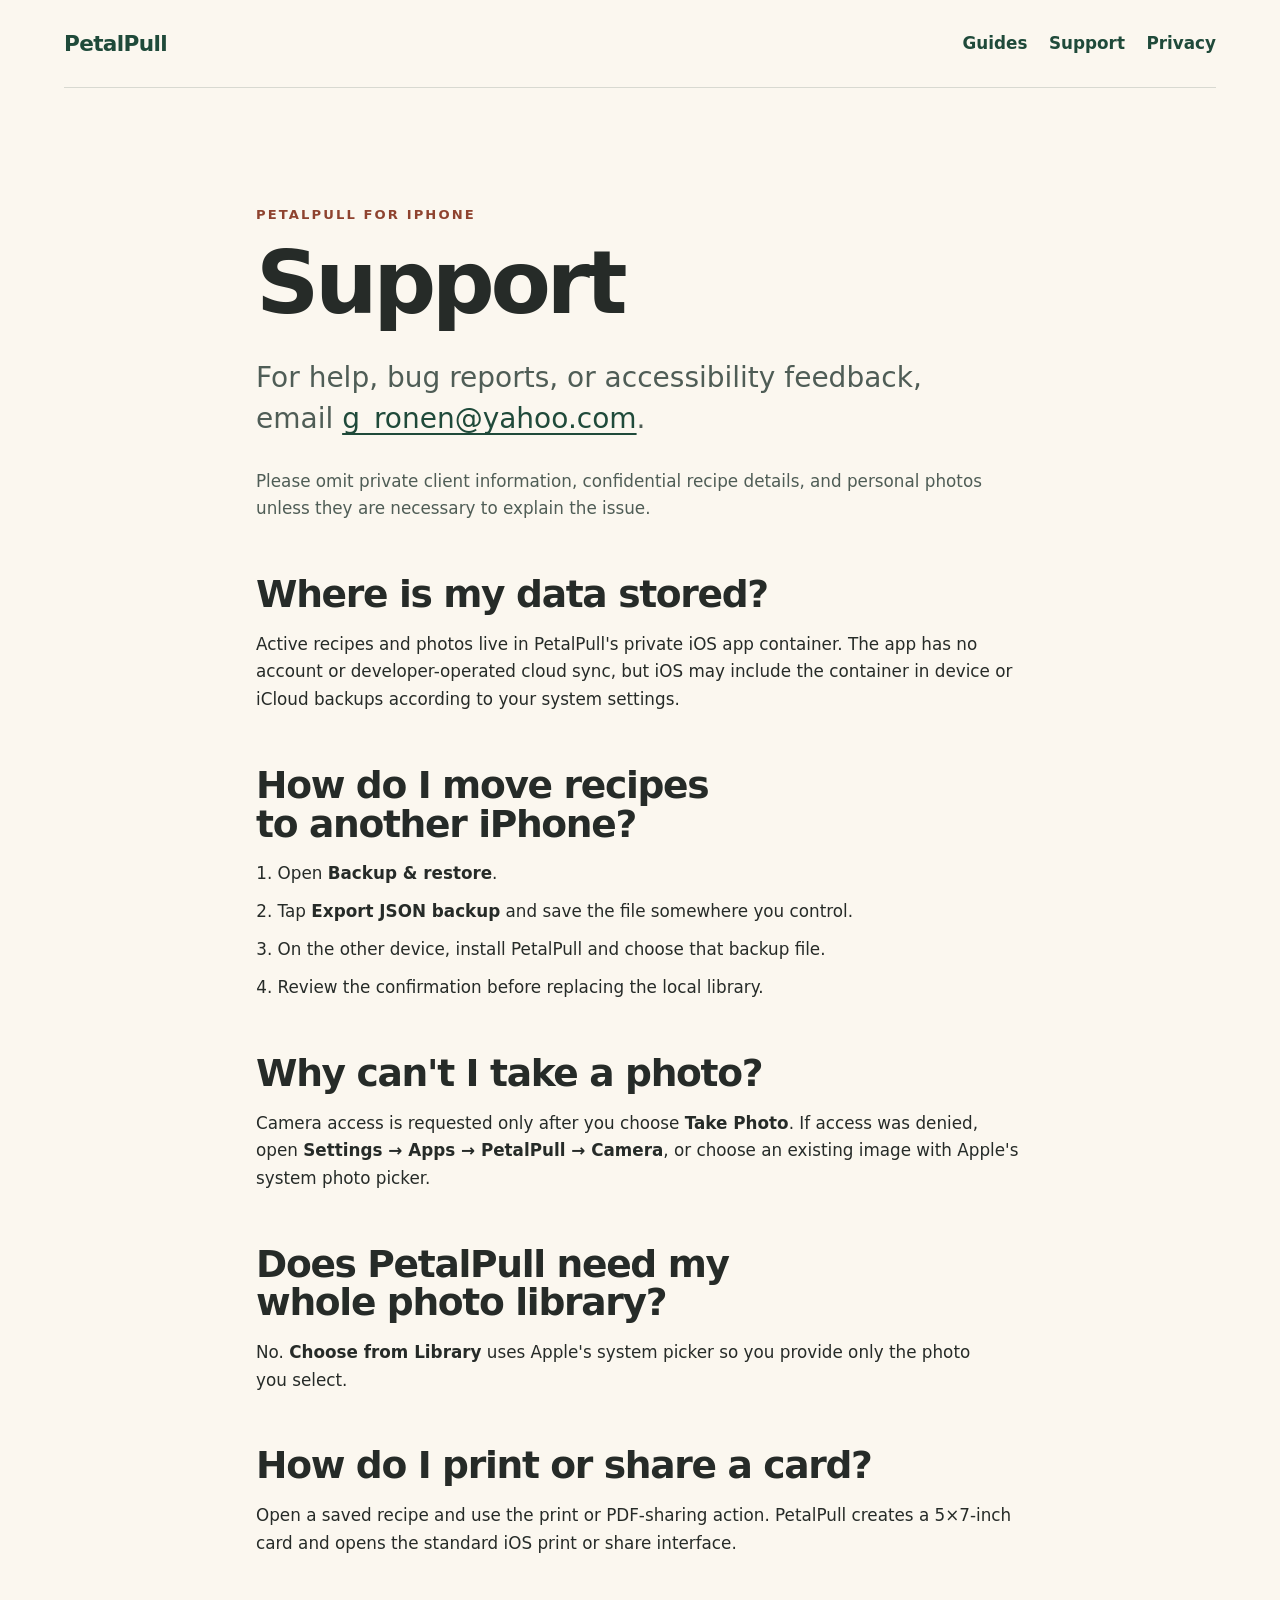
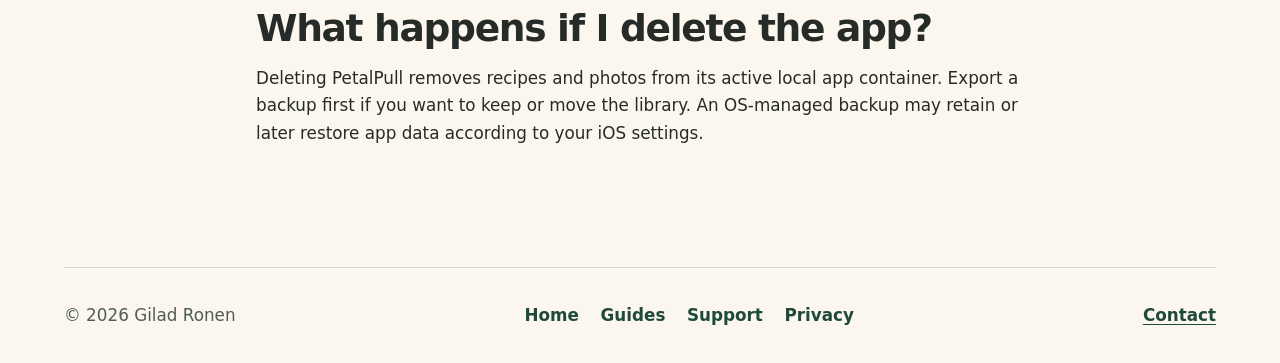
<file: support.html>
<!doctype html>
<html lang="en"><head>
<meta charset="utf-8"><meta name="viewport" content="width=device-width, initial-scale=1">
<title>PetalPull Support | Recipes, Printing &amp; Backup Help</title>
<meta name="description" content="Get help with PetalPull for iPhone: local recipe storage, JSON backup transfers, camera access, photo selection, and printing 5×7 floral recipe cards.">
<link rel="canonical" href="https://giladr1979.github.io/petalpull/support.html">
<meta name="robots" content="index,follow,max-image-preview:large">
<meta name="author" content="Gilad Ronen">
<meta name="theme-color" content="#1f4a3a">
<meta property="og:type" content="website"><meta property="og:site_name" content="PetalPull">
<meta property="og:title" content="PetalPull Support | Recipes, Printing &amp; Backup Help"><meta property="og:description" content="Get help with PetalPull for iPhone: local recipe storage, JSON backup transfers, camera access, photo selection, and printing 5×7 floral recipe cards."><meta property="og:url" content="https://giladr1979.github.io/petalpull/support.html">
<meta property="og:image" content="https://is1-ssl.mzstatic.com/image/thumb/Purple221/v4/0e/d2/46/0ed24621-86e0-fead-93cc-0369989cea73/AppIcon-0-0-1x_U007ephone-0-1-85-220.png/512x512bb.jpg"><meta property="og:image:alt" content="PetalPull app icon">
<meta name="twitter:card" content="summary_large_image"><meta name="twitter:title" content="PetalPull Support | Recipes, Printing &amp; Backup Help"><meta name="twitter:description" content="Get help with PetalPull for iPhone: local recipe storage, JSON backup transfers, camera access, photo selection, and printing 5×7 floral recipe cards.">
<meta name="apple-itunes-app" content="app-id=6790680340">
<link rel="icon" href="favicon.svg" type="image/svg+xml"><link rel="stylesheet" href="styles.css">
<script type="application/ld+json">{"@context":"https://schema.org","@graph":[{"@type":"WebSite","@id":"https://giladr1979.github.io/petalpull/#website","url":"https://giladr1979.github.io/petalpull/","name":"PetalPull","inLanguage":"en"},{"@type":"WebPage","@id":"https://giladr1979.github.io/petalpull/support.html#page","url":"https://giladr1979.github.io/petalpull/support.html","name":"PetalPull Support | Recipes, Printing & Backup Help","description":"Get help with PetalPull for iPhone: local recipe storage, JSON backup transfers, camera access, photo selection, and printing 5\u00d77 floral recipe cards.","isPartOf":{"@id":"https://giladr1979.github.io/petalpull/#website"},"inLanguage":"en","dateModified":"2026-10-20","author":{"@type":"Person","name":"Gilad Ronen"}}]}</script>
<meta name="google-site-verification" content="F5Sdmsm7UvyeLJ_fXqEmeBqlbJ0hNNnhtqgZ2QPtwdA">
</head><body>
<a class="skip-link" href="#main">Skip to content</a>
<header class="site-header"><a class="brand" href="./" aria-label="PetalPull home">PetalPull</a><nav aria-label="Main navigation"><a href="guides.html">Guides</a><a href="support.html">Support</a><a href="privacy.html">Privacy</a></nav></header>
  <main id="main" class="document">
    <p class="eyebrow">PetalPull for iPhone</p>
    <h1>Support</h1>
    <p class="lead">For help, bug reports, or accessibility feedback, email <a href="mailto:g_ronen@yahoo.com">g_ronen@yahoo.com</a>.</p>
    <p class="quiet">Please omit private client information, confidential recipe details, and personal photos unless they are necessary to explain the issue.</p>

    <h2>Where is my data stored?</h2>
    <p>Active recipes and photos live in PetalPull's private iOS app container. The app has no account or developer-operated cloud sync, but iOS may include the container in device or iCloud backups according to your system settings.</p>

    <h2>How do I move recipes to another iPhone?</h2>
    <ol>
      <li>Open <strong>Backup &amp; restore</strong>.</li>
      <li>Tap <strong>Export JSON backup</strong> and save the file somewhere you control.</li>
      <li>On the other device, install PetalPull and choose that backup file.</li>
      <li>Review the confirmation before replacing the local library.</li>
    </ol>

    <h2>Why can't I take a photo?</h2>
    <p>Camera access is requested only after you choose <strong>Take Photo</strong>. If access was denied, open <strong>Settings → Apps → PetalPull → Camera</strong>, or choose an existing image with Apple's system photo picker.</p>

    <h2>Does PetalPull need my whole photo library?</h2>
    <p>No. <strong>Choose from Library</strong> uses Apple's system picker so you provide only the photo you select.</p>

    <h2>How do I print or share a card?</h2>
    <p>Open a saved recipe and use the print or PDF-sharing action. PetalPull creates a 5×7-inch card and opens the standard iOS print or share interface.</p>

    <h2>What happens if I delete the app?</h2>
    <p>Deleting PetalPull removes recipes and photos from its active local app container. Export a backup first if you want to keep or move the library. An OS-managed backup may retain or later restore app data according to your iOS settings.</p>
  </main>

<footer><span>© 2026 Gilad Ronen</span><nav aria-label="Footer navigation"><a href="./">Home</a><a href="guides.html">Guides</a><a href="support.html">Support</a><a href="privacy.html">Privacy</a></nav><a href="mailto:g_ronen@yahoo.com">Contact</a></footer></body></html>
</file>
<file: styles.css>
:root {
  color-scheme: light;
  --ivory: #fbf7ef;
  --paper: #fffdf8;
  --forest: #1f4a3a;
  --forest-dark: #16372b;
  --charcoal: #262b28;
  --muted: #4f5d56;
  --terracotta: #8f432f;
  --sage: #dde8df;
  --border: #d8d9d1;
  --max: 72rem;
}

* { box-sizing: border-box; }

html { background: var(--ivory); }

body {
  margin: 0;
  color: var(--charcoal);
  background: var(--ivory);
  font-family: ui-rounded, "SF Pro Rounded", "Avenir Next", Avenir, system-ui, sans-serif;
  font-size: 1.05rem;
  line-height: 1.65;
}

a { color: var(--forest); text-underline-offset: 0.18em; }
a:hover { color: var(--terracotta); }
a:focus-visible { outline: 3px solid var(--terracotta); outline-offset: 4px; border-radius: 0.2rem; }

.site-header,
footer {
  width: min(calc(100% - 2.5rem), var(--max));
  margin-inline: auto;
  display: flex;
  align-items: center;
  justify-content: space-between;
  gap: 1.5rem;
}

.site-header { min-height: 5.5rem; border-bottom: 1px solid var(--border); }
.brand { color: var(--forest); font-size: 1.35rem; font-weight: 800; text-decoration: none; letter-spacing: -0.03em; }
nav { display: flex; gap: 1.35rem; }
nav a { font-weight: 700; text-decoration: none; }
nav a[aria-current="page"] { color: var(--terracotta); }

main { width: min(calc(100% - 2.5rem), var(--max)); margin-inline: auto; }

.hero { max-width: 58rem; padding: clamp(4rem, 10vw, 8rem) 0 clamp(5rem, 11vw, 9rem); }
.eyebrow { color: var(--terracotta); font-size: 0.82rem; font-weight: 800; letter-spacing: 0.16em; text-transform: uppercase; }
h1, h2 { color: var(--charcoal); line-height: 1.03; letter-spacing: -0.05em; text-wrap: balance; }
h1 { max-width: 13ch; margin: 0.25rem 0 1.5rem; font-size: clamp(3.2rem, 9vw, 7.2rem); }
h2 { margin: 0.25rem 0 1rem; font-size: clamp(2rem, 5vw, 3.8rem); }
.lead { max-width: 43rem; color: var(--muted); font-size: clamp(1.25rem, 2.6vw, 1.75rem); line-height: 1.48; text-wrap: pretty; }
.quiet { color: var(--muted); }

.actions { display: flex; flex-wrap: wrap; gap: 0.8rem; margin-top: 2rem; }
.button { min-height: 3rem; display: inline-flex; align-items: center; padding: 0.7rem 1.15rem; border: 2px solid var(--forest); border-radius: 999px; font-weight: 800; text-decoration: none; }
.button.primary { color: white; background: var(--forest); }
.button.primary:hover { background: var(--forest-dark); }
.button.secondary { background: transparent; }

.workflow { display: grid; grid-template-columns: minmax(15rem, 0.75fr) minmax(18rem, 1.25fr); gap: clamp(2rem, 8vw, 8rem); padding: clamp(3rem, 7vw, 6rem) 0; border-top: 1px solid var(--border); }
.workflow ol { margin: 0; padding: 0; list-style: none; counter-reset: workflow; }
.workflow li { counter-increment: workflow; display: grid; grid-template-columns: 2.5rem 1fr; gap: 0.85rem; padding: 1.4rem 0; border-bottom: 1px solid var(--border); }
.workflow li::before { content: "0" counter(workflow); color: var(--terracotta); font-weight: 800; }
.workflow strong, .workflow span { grid-column: 2; }
.workflow strong { font-size: 1.18rem; }
.workflow span { color: var(--muted); }

.privacy-note { margin: clamp(4rem, 9vw, 8rem) 0; padding: clamp(2rem, 5vw, 4.5rem); background: var(--sage); border: 1px solid var(--forest); border-radius: 1.4rem; }
.privacy-note h2 { max-width: 16ch; }
.privacy-note p:last-child { max-width: 45rem; color: var(--muted); font-size: 1.2rem; }

.document { max-width: 48rem; padding: clamp(3.5rem, 8vw, 7rem) 0; }
.document h1 { max-width: none; font-size: clamp(3rem, 7vw, 5.5rem); }
.document h2 { margin-top: 3.25rem; font-size: clamp(1.65rem, 3vw, 2.35rem); letter-spacing: -0.035em; }
.document p, .document li { text-wrap: pretty; }
.document ol { padding-left: 1.35rem; }
.document li { margin-bottom: 0.65rem; }

footer { min-height: 6rem; padding: 1.5rem 0; border-top: 1px solid var(--border); color: var(--muted); }
footer a { font-weight: 700; }

@media (max-width: 700px) {
  .site-header, footer { align-items: flex-start; padding-block: 1.2rem; }
  .site-header { min-height: auto; }
  .workflow { grid-template-columns: 1fr; gap: 1rem; }
  .hero { padding-top: 4rem; }
}

@media (prefers-reduced-motion: reduce) {
  *, *::before, *::after { scroll-behavior: auto !important; }
}

/* Search landing pages and practical guides */
.skip-link { position:absolute; top:0; left:1rem; z-index:5; transform:translateY(-130%); background:#fff; padding:0.75rem 1rem; font-weight:700; }
.skip-link:focus { transform:translateY(0); }
nav { flex-wrap:wrap; }
nav a { display:inline-flex; align-items:center; min-height:44px; }
.site-header { flex-wrap:wrap; padding-block:0.75rem; }
.guides-section { padding-block:3rem 5rem; }
.guides-section h1 { max-width:18ch; font-size:clamp(2.8rem,7vw,5.5rem); }
.guide-grid { display:grid; grid-template-columns:repeat(2,minmax(0,1fr)); gap:1.1rem; margin-top:2rem; }
.guide-card { padding:1.5rem; border:1px solid var(--forest); border-radius:1rem; text-decoration:none; background:var(--paper); }
.guide-card h3 { margin:0 0 0.65rem; font-size:1.35rem; line-height:1.3; }
.guide-card p { color:var(--muted); margin:0; }
.faq { padding-bottom:5rem; max-width:48rem; }
.faq h3 { margin-top:2rem; }
.document h1 { overflow-wrap:anywhere; }
.breadcrumb { font-size:0.95rem; }
.table-wrap { overflow-x:auto; }
table { width:100%; border-collapse:collapse; margin-block:1.25rem; }
caption { text-align:left; font-weight:700; padding-bottom:0.6rem; }
th,td { text-align:left; padding:0.75rem; border:1px solid var(--border); }
th { background:var(--sage); }
.template,.formula { padding:1.25rem; background:var(--paper); border:1px solid var(--border); border-radius:0.6rem; white-space:pre-wrap; overflow-wrap:anywhere; }
.template { font-size:0.95rem; }
.document .privacy-note { margin-block:3rem 0; padding:1.5rem; }
.document .privacy-note h2 { margin-top:0; }
.calculator { display:grid; gap:1rem; padding:1.5rem; background:var(--sage); border:1px solid var(--forest); border-radius:0.8rem; }
.calculator label { display:grid; gap:0.3rem; font-weight:700; }
input { width:100%; max-width:20rem; min-height:44px; font:inherit; padding:0.55rem 0.7rem; color:var(--charcoal); background:var(--paper); border:1px solid var(--forest); border-radius:0.3rem; }
input:focus-visible,button:focus-visible { outline:3px solid var(--terracotta); outline-offset:3px; }
button { font:inherit; cursor:pointer; justify-self:start; }
output { display:block; font-weight:700; min-height:3rem; }
footer { flex-wrap:wrap; }
@media (max-width:700px) { .guide-grid { grid-template-columns:1fr; } .site-header { gap:0.5rem; } nav { gap:0.8rem; } footer { gap:0.75rem; } .document { padding-top:2rem; } }
@media print { .site-header,.skip-link,footer,.actions,.privacy-note,.calculator { display:none; } body { background:white; color:black; } main { width:100%; } .document { max-width:none; padding:0; } h1 { font-size:2rem!important; } h2 { font-size:1.4rem!important; } .guide-grid { display:block; } }

.app-icon { display:block; border-radius:20px; }
</file>
